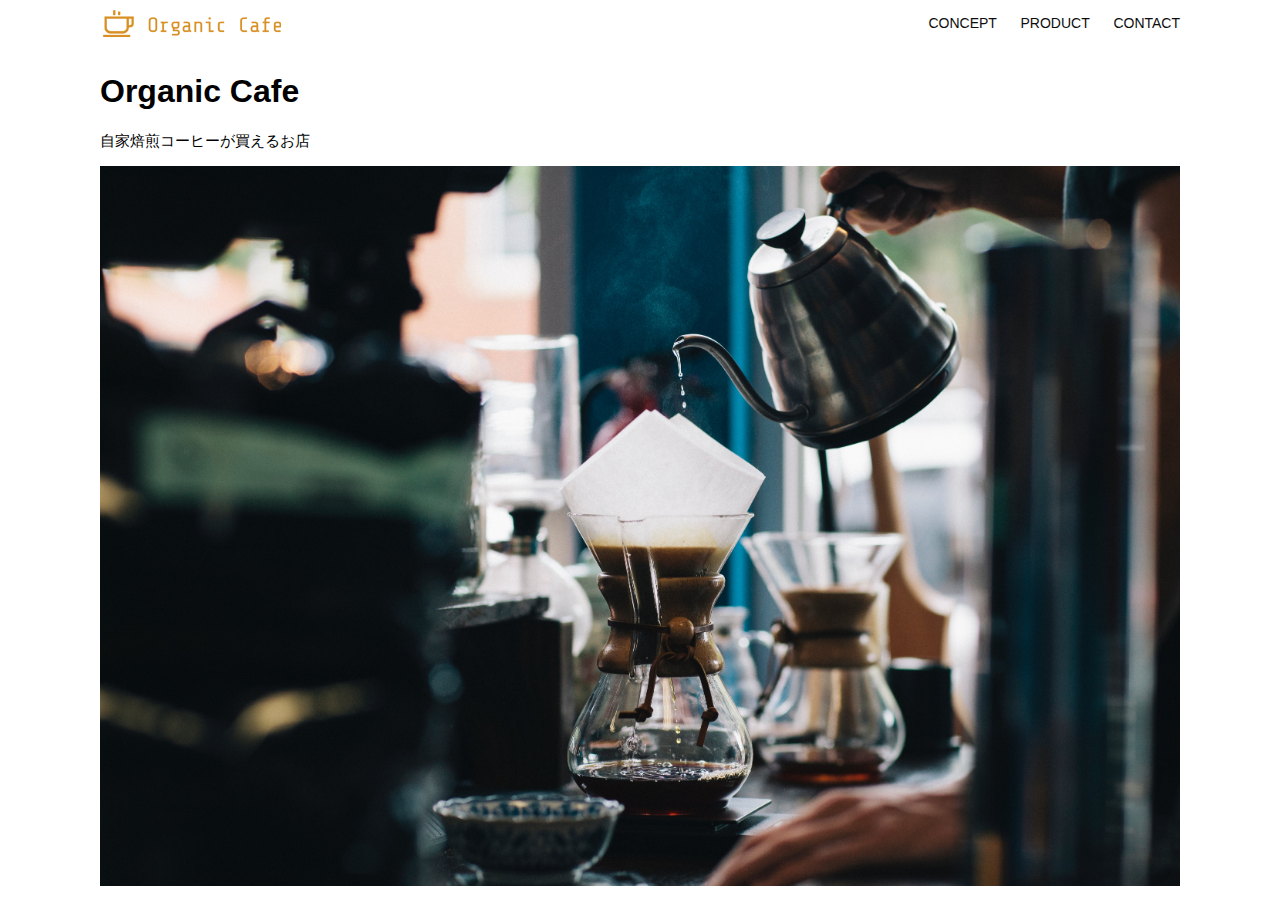
<file: html-css-kadai_013/index.html>
<!DOCTYPE html>
<html>
  <head>
    <title>Organic Cafe</title>
    <meta charset="UTF-8" />
    <meta
      name="description"
      content="自家焙煎のコーヒーがお家で楽しめるOrganic Cafe"
    />
    <meta name="viewport" content="width=device-width, initial-scale=1.0" />
    <link rel="stylesheet" href="style.css" />
  </head>
  <body>
    <!-- ヘッダー -->
    <header>
      <!-- ロゴ -->
      <a href="index.html" id="logo"
        ><img src="images/logo.png" alt="トップページに戻る"
      /></a>

      <!-- PC用ナビゲーション -->
      <nav id="nav-pc">
        <a href="index.html#concept">CONCEPT</a>
        <a href="index.html#product">PRODUCT</a>
        <a href="index.html#contact">CONTACT</a>
      </nav>
      <!-- スマホ用メニューボダン -->
      <img id="menu-sp" src="images/button-menu.png" alt="ナビゲーションを開く" onclick="document.getElementById('nav-sp').style.display = 'block'">
      <!-- スマホ用ナビゲーション -->
      <nav id="nav-sp">
        <img id="close" src="images/button-close.png" alt="ナビゲーションを閉じる" onclick="document.getElementById('nav-sp').style.display = 'none'">
        <a id="logo-sp" href="index.html" onclick="document.getElementById('nav-sp').style.display = 'none'">
        <img src="images/logo-sp.png" alt="トップページに戻る"></a>
        <a class="menu" href="index.html#concept" onclick="document.getElementById('nav-sp').style.display = 'none'">CONCEPT</a>
        <a class="menu" href="index.html#product" onclick="document.getElementById('nav-sp').style.display = 'none'">PRODUCT</a>
        <a class="menu" href="index.html#contact" onclick="document.getElementById('nav-sp').style.display = 'none'">CONTACT</a>
      </nav>

    </header>
    <main>
      <article>
        <!-- メインビジュアル -->
        <section id="main-visual">
          <div id="main-message">
            <h1>Organic Cafe</h1>
            <p>自家焙煎コーヒーが買えるお店</p>
          </div>
          <img
            src="images/main-image.jpg"
            alt="コーヒーをハンドドリップで淹れる画像"
          />
        </section>
      </article>
    </main>
  </body>
</html>
</file>
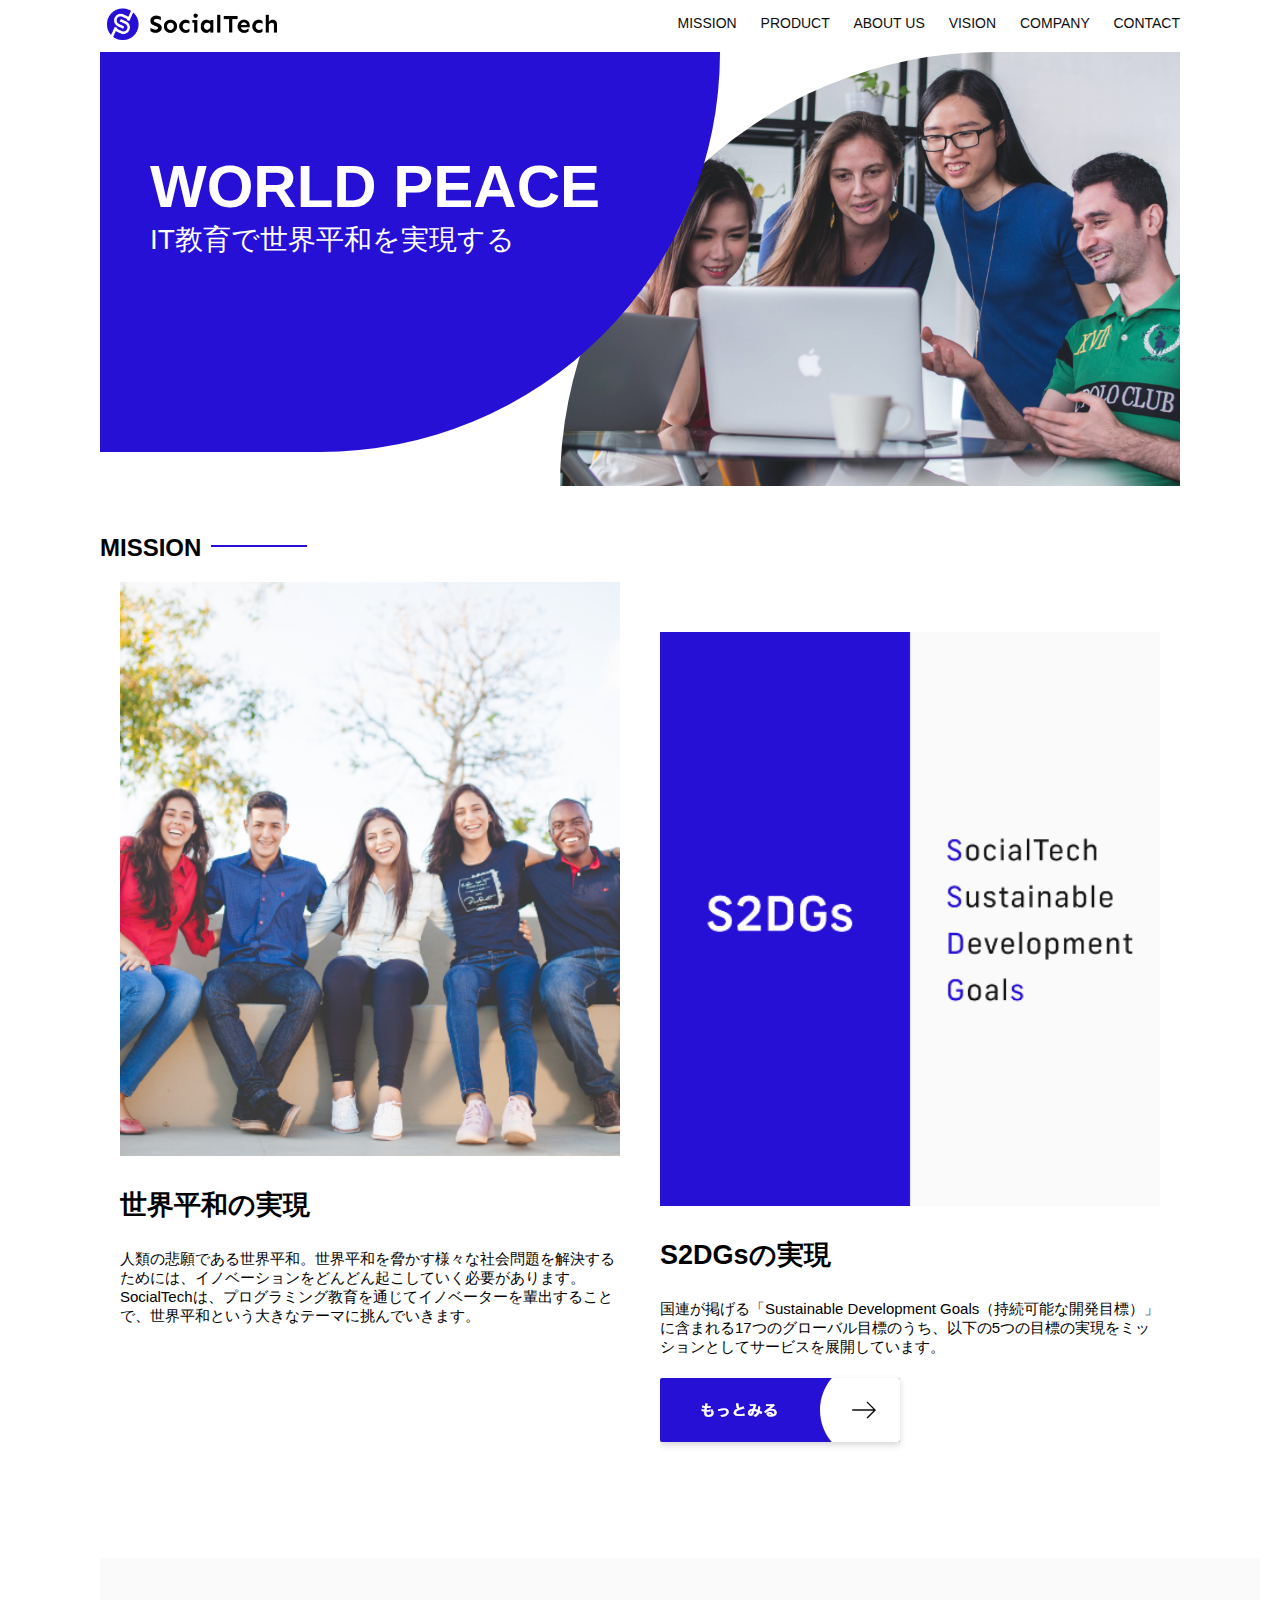
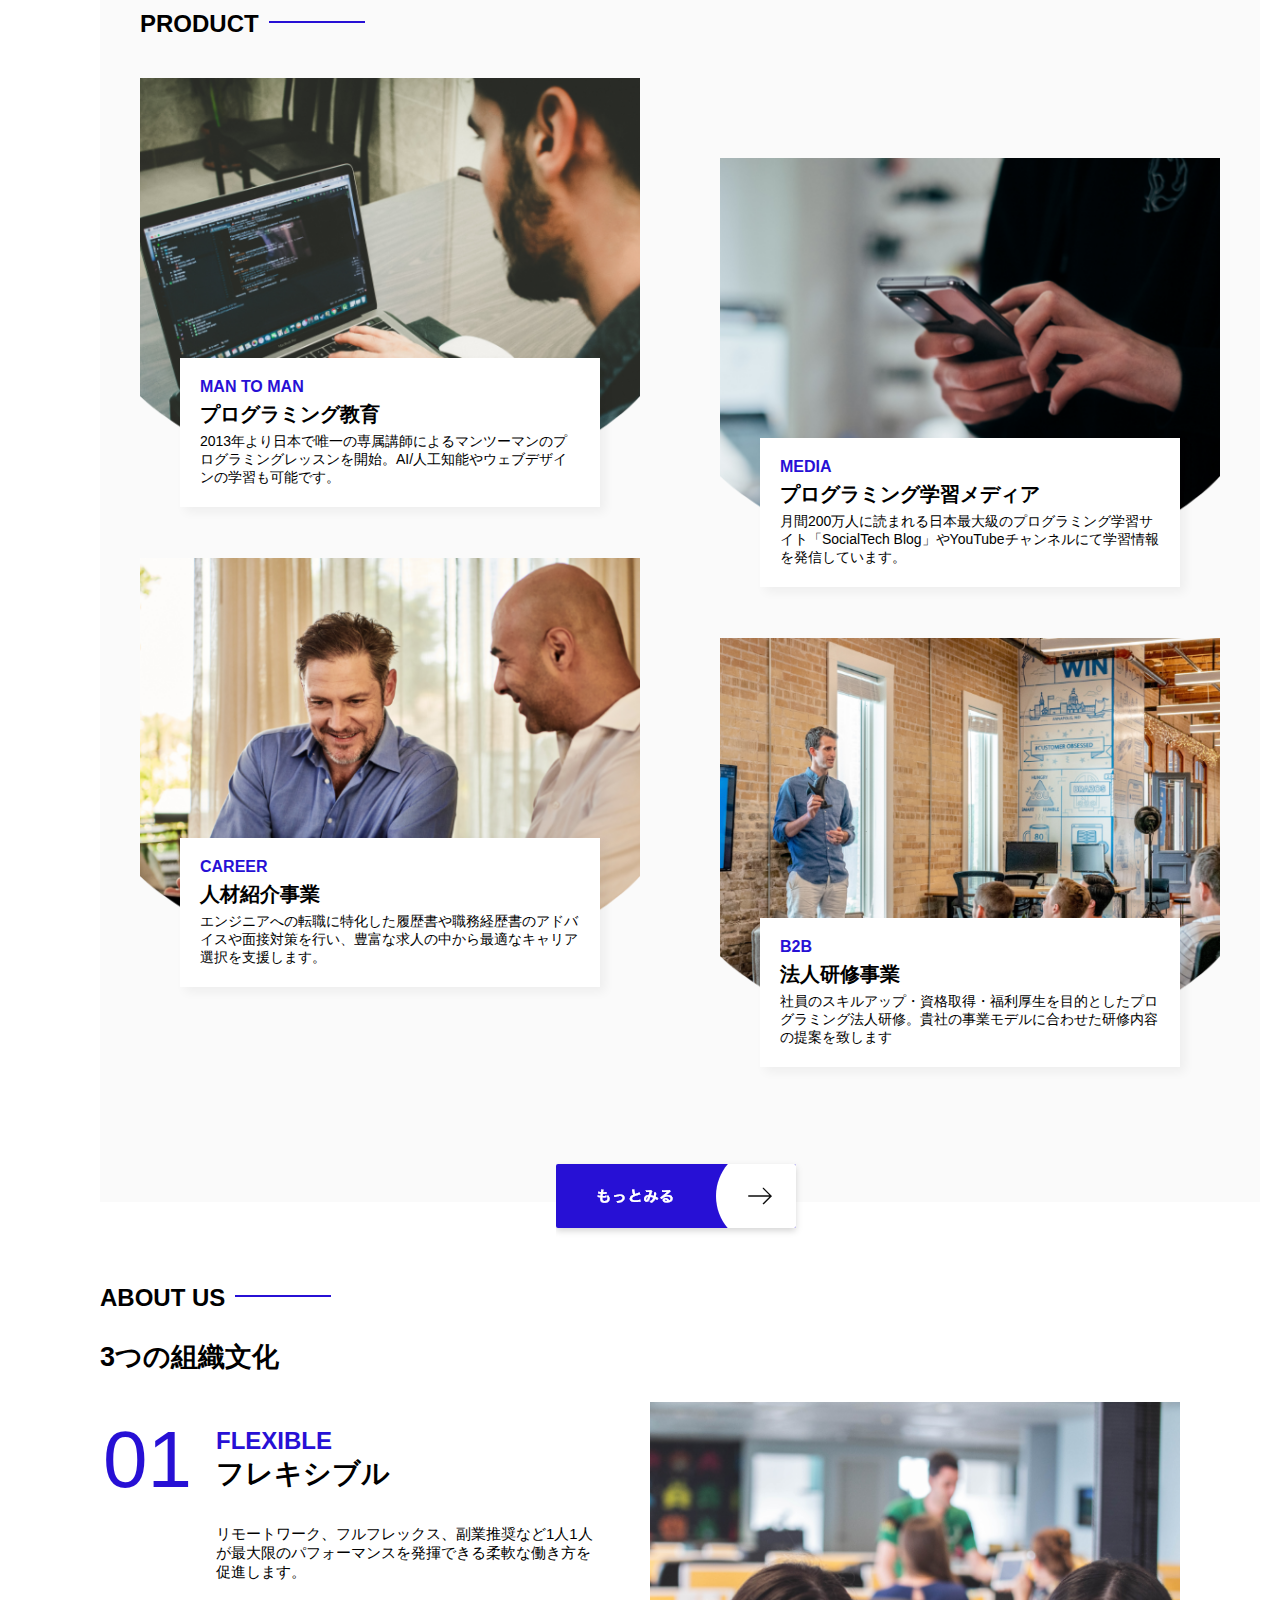
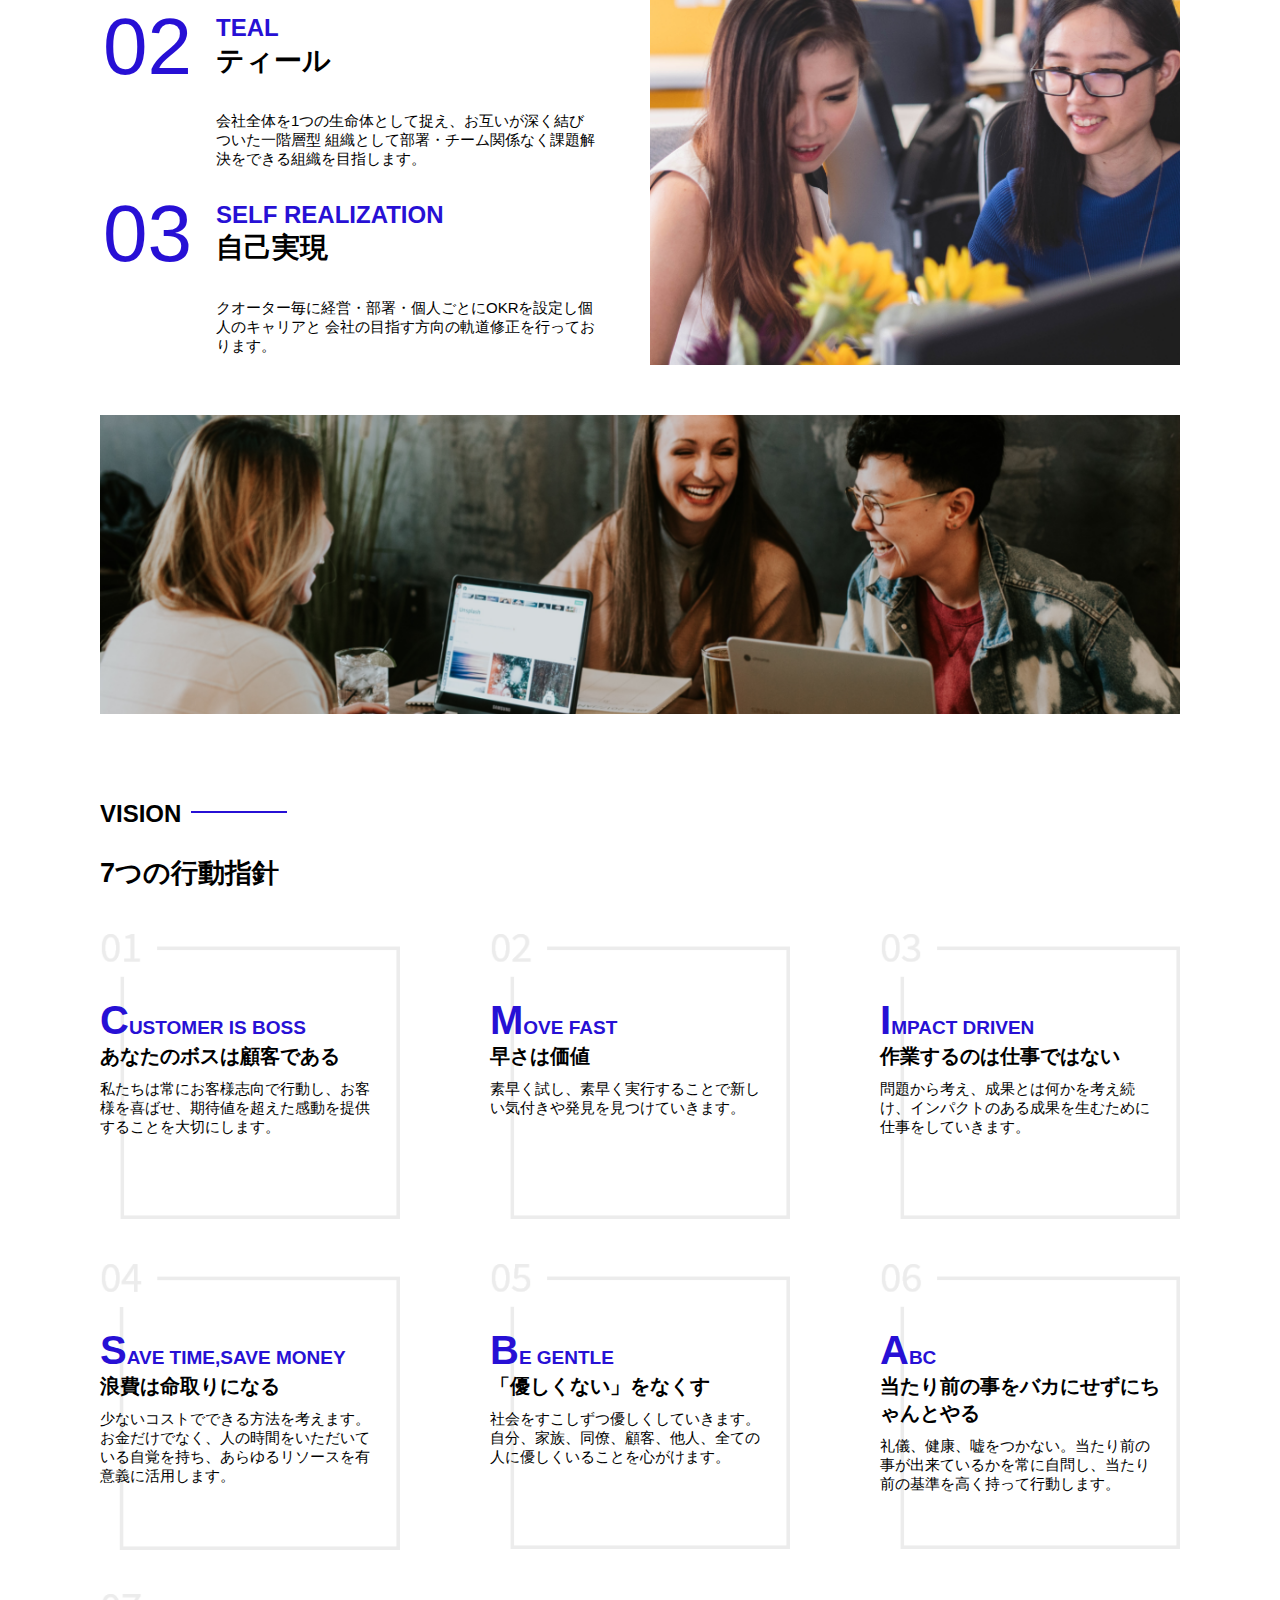
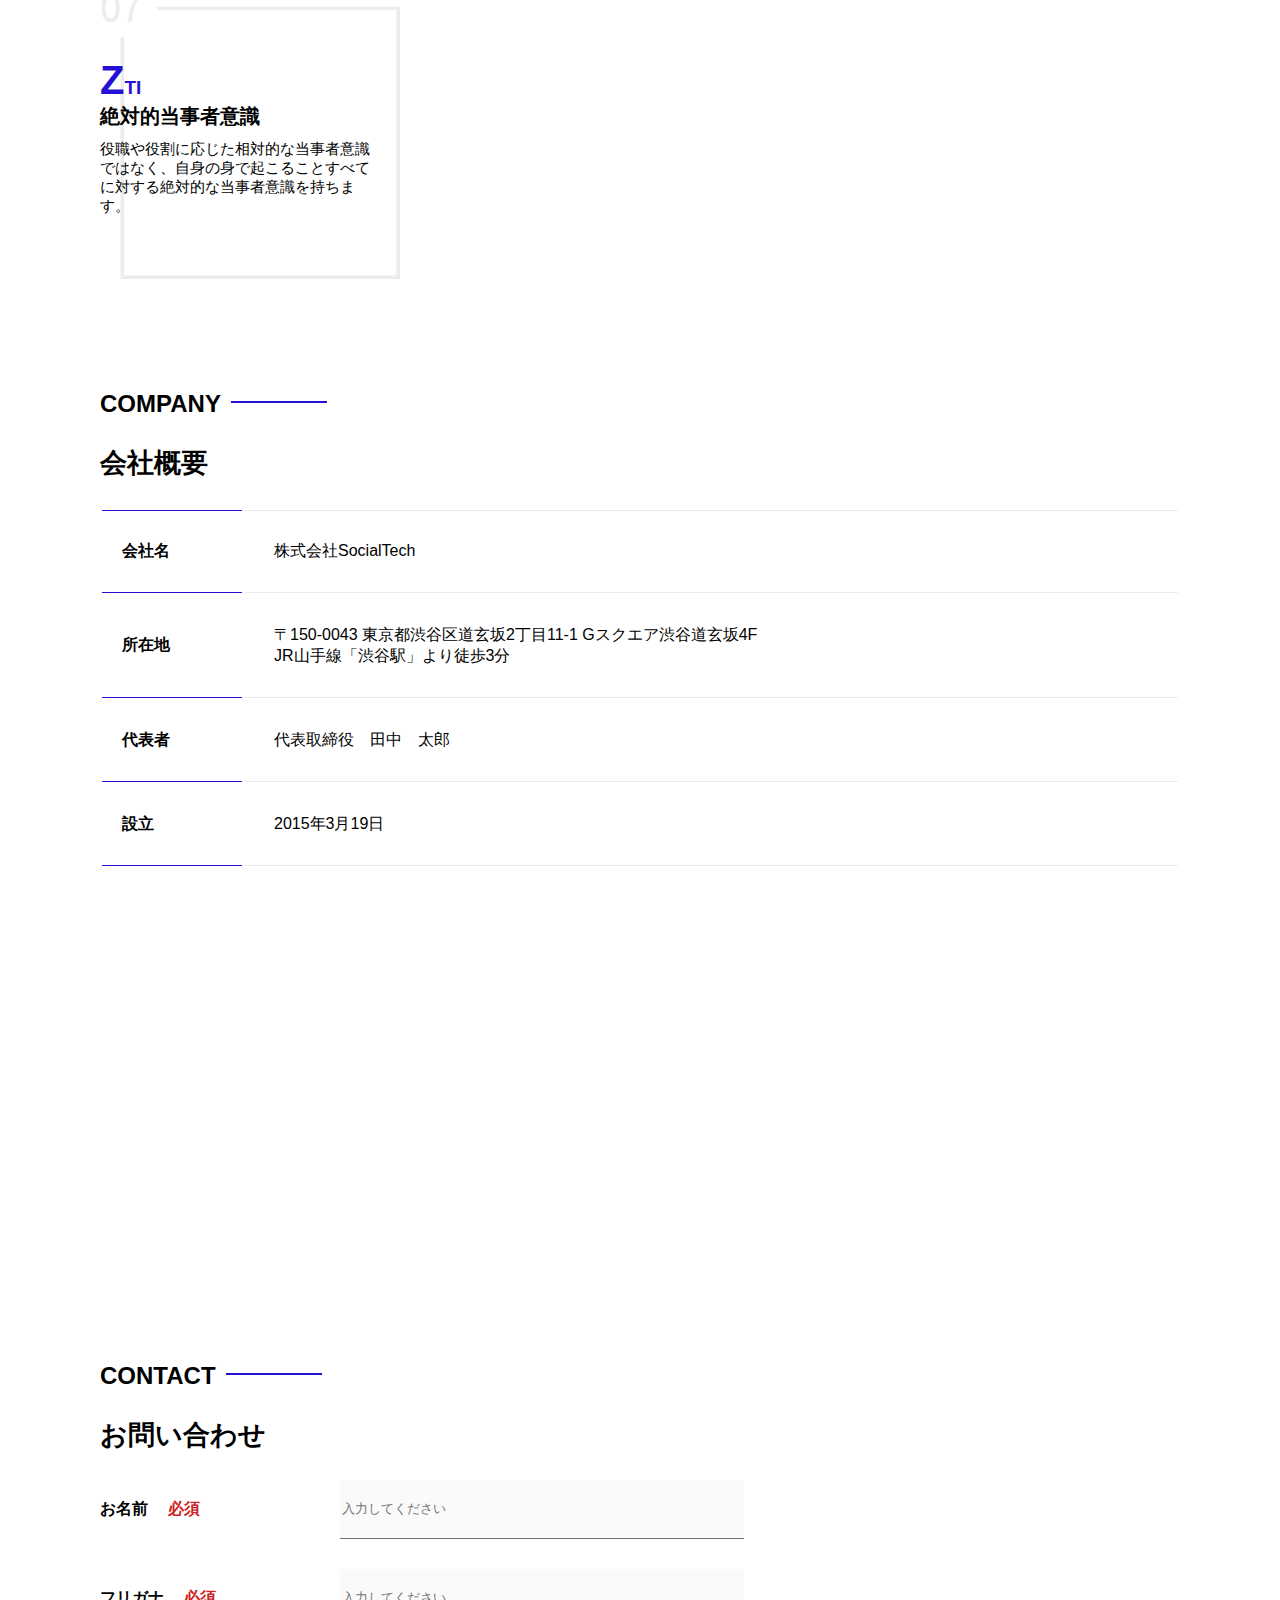
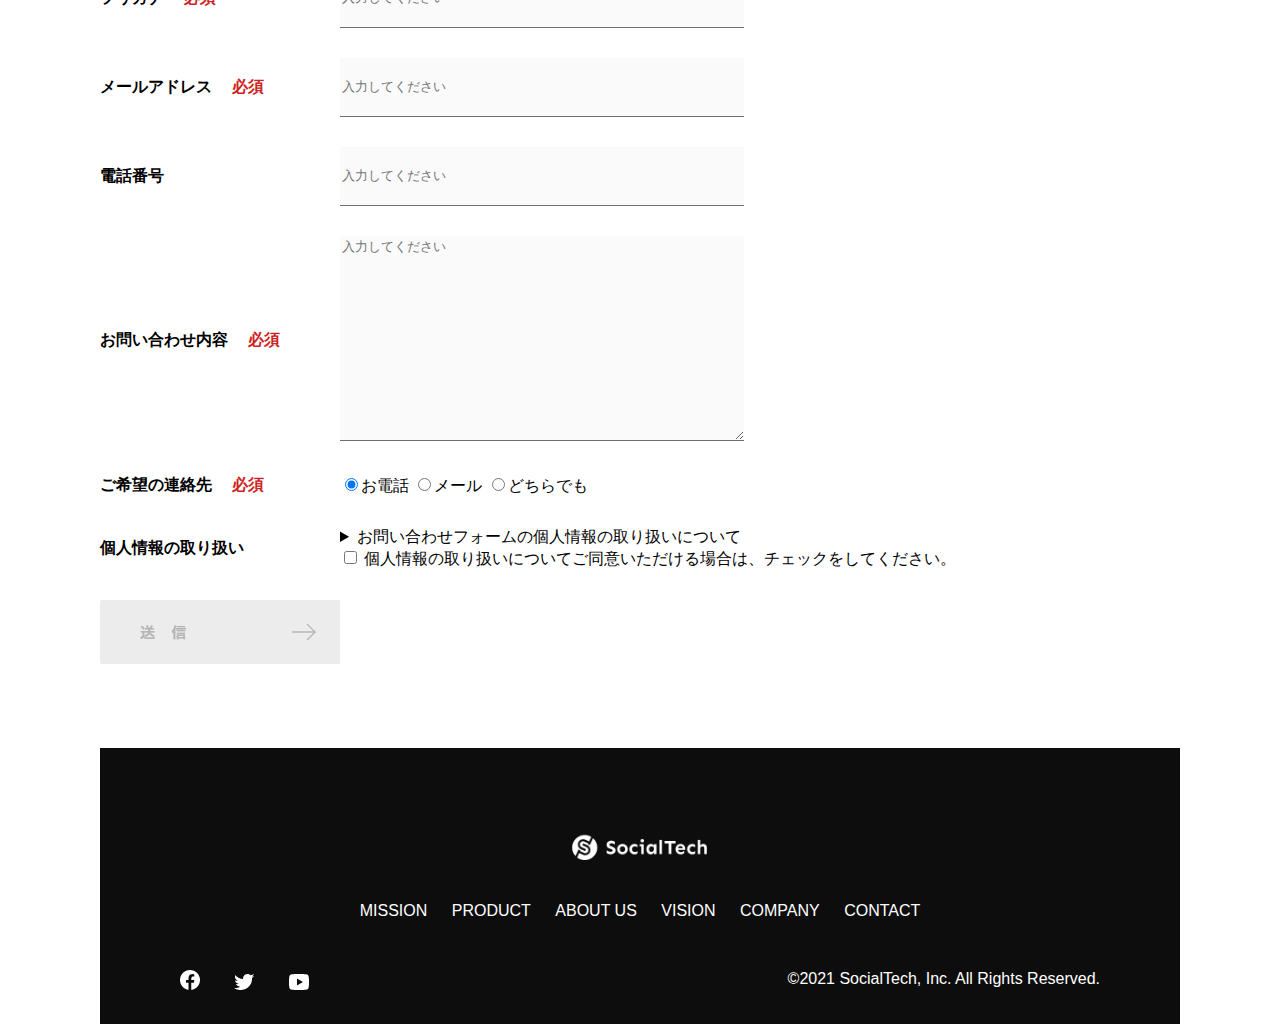
<file: kadai_tutorial_output/index.html>
<!DOCTYPE html>
<html>
  <head>
    <title>SocialTech</title>
    <meta charset="utf-8">
    <meta name="description" content="SocialTechはEdTech業界のリーディングカンパニーを目指します。">
    <meta name="viewport" content="width=device-width, initial-scale=1.0">
    <link rel="stylesheet" href="style.css">
  </head>
  <body>
    <!-- ヘッダー -->
    <header>
      <!-- ロゴ -->
      <a href="index.html" id="logo"><img src="images/logo.png" alt="トップページに戻る"></a>

      <!-- PC用ナビゲーション -->
      <nav id="nav-pc">
        <a href="mission.html">MISSION</a>
        <a href="product.html">PRODUCT</a>
        <a href="index.html#aboutus">ABOUT US</a>
        <a href="index.html#vision">VISION</a>
        <a href="index.html#company">COMPANY</a>
        <a href="index.html#contact">CONTACT</a>
      </nav>
      <!-- スマホ用メニューボタン -->
      <img id="menu-sp" src="images/button-menu.png" alt="ナビゲーションを開く" onclick="document.getElementById('nav-sp').style.display = 'block'">
      <!-- スマホ用ナビゲーション -->
      <nav id="nav-sp">
        <img id="close" src="images/button-close.png" alt="ナビゲーションを閉じる" onclick="document.getElementById('nav-sp').style.display = 'none'">
        <a id="logo-sp" href="index.html" onclick="document.getElementById('nav-sp').style.display = 'none'">
        <img src="images/logo-sp.png" alt="トップページに戻る"></a>
        <a class="menu" href="mission.html" onclick="document.getElementById('nav-sp').style.display = 'none'">MISSION</a>
        <a class="menu" href="product.html" onclick="document.getElementById('nav-sp').style.display = 'none'">PRODUCT</a>
        <a class="menu" href="index.html#aboutus" onclick="document.getElementById('nav-sp').style.display = 'none'">ABOUT US</a>
        <a class="menu" href="index.html#vision" onclick="document.getElementById('nav-sp').style.display = 'none'">VISION</a>
        <a class="menu" href="index.html#company" onclick="document.getElementById('nav-sp').style.display = 'none'">COMPANY</a>
        <a class="menu" href="index.html#contact" onclick="document.getElementById('nav-sp').style.display = 'none'">CONTACT</a>
        <div id="sns">
          <a href="https://www.facebook.com/sejuku2013"><img src="images/button-facebook.png" alt="Facebookのリンク"></a>
          <a href="https://twitter.com/samuraijuku"><img src="images/button-twitter.png" alt="Twitterのリンク"></a>
          <a href="https://www.youtube.com/channel/UCCFOQO5aDK0xXam4cUQXT8g"><img src="images/button-youtube.png" alt="YouTubeのリンク"></a>
        </div>
      </nav>
    </header>
    <main>
      <article>
        <!-- メインビジュアル -->
        <section id="main-visual">
          <div id="main-message">
            <h1>WORLD PEACE</h1>
            <p>IT教育で世界平和を実現する</p>
          </div>
          <img src="images/index/index-main.png" alt="PCの周りに集まる多国籍の仲間たち">
        </section>
        <!-- ミッション -->
        <section id="mission">
          <h2 class="index-h2">MISSION</h2>
          <div id="mission-flex">
            <div>
              <img id="mission-photo" src="images/index/index-mission.png" alt="屋外のベンチで写真を撮影する多国籍の仲間たち">
              <h3>世界平和の実現</h3>
              <p>
              人類の悲願である世界平和。世界平和を脅かす様々な社会問題を解決するためには、イノベーションをどんどん起こしていく必要があります。SocialTechは、プログラミング教育を通じてイノベーターを輩出することで、世界平和という大きなテーマに挑んでいきます。
              </p>
            </div>
            <div>
              <img id="s2dgs" src="images/index/s2dgs.png" alt="S2DGs">
              <h3>S2DGsの実現</h3>
              <p>国連が掲げる「Sustainable Development Goals（持続可能な開発目標）」に含まれる17つのグローバル目標のうち、以下の5つの目標の実現をミッションとしてサービスを展開しています。</p>
              <a href="mission.html">
              <img src="images/button-more.png" alt="もっとみる">
              </a>
            </div>
          </div>
        </section>
        <!-- プロダクト -->
        <section id="product">
          <h2 class="index-h2">PRODUCT</h2>
          <div>
            <div id="product-left">
              <div>
                <img class="product-photo" src="images/index/index-mantoman.png" alt="PCでコードを書く男性">
                <div class="product-explain">
                  <span>MAN TO MAN</span>
                  <h3>プログラミング教育</h3>
                  <p>2013年より日本で唯一の専属講師によるマンツーマンのプログラミングレッスンを開始。AI/人工知能やウェブデザインの学習も可能です。</p>
                </div>
              </div>
              <div>
                <img class="product-photo" src="images/index/index-career.png" alt="笑顔で話し合う2人の男性">
                <div class="product-explain">
                  <span>CAREER</span>
                  <h3>人材紹介事業</h3>
                  <p>エンジニアへの転職に特化した履歴書や職務経歴書のアドバイスや面接対策を行い、豊富な求人の中から最適なキャリア選択を支援します。</p>
                </div>
              </div>
            </div>
            <div id="product-right">
              <div>
                <img class="product-photo" src="images/index/index-media.png" alt="スマートフォンを操作する人">
                <div class="product-explain">
                  <span>MEDIA</span>
                  <h3>プログラミング学習メディア</h3>
                  <p>月間200万人に読まれる日本最大級のプログラミング学習サイト「SocialTech Blog」やYouTubeチャンネルにて学習情報を発信しています。</p>
                </div>
              </div>
              <div>
                <img class="product-photo" src="images/index/index-b2b.png" alt="講演中の男性とそれを聴く人々">
                <div class="product-explain">
                  <span>B2B</span>
                  <h3>法人研修事業</h3>
                  <p>社員のスキルアップ・資格取得・福利厚生を目的としたプログラミング法人研修。貴社の事業モデルに合わせた研修内容の提案を致します</p>
                </div>
              </div>
            </div>
          </div>
          <div>
            <a id="product-more" href="product.html">
              <img src="images/button-more.png" alt="もっとみる">
            </a>
          </div>
        </section>
        <!-- ABOUT US -->
        <section id="aboutus">
          <h2 class="index-h2">ABOUT US</h2>
          <h3>3つの組織文化</h3>
          <div>
            <table  class="culture-table">
              <tr>
                <td>
                  <span class="culture-num">01</span>
                </td>
                <td>
                  <span class="culture-en">FLEXIBLE</span>
                  <span class="culture-jp">フレキシブル</span>
                </td>
              </tr>
              <tr>
                <td>
                  <!-- 空のセル -->
                </td>
                <td>
                  <p class="culture-description">
                    リモートワーク、フルフレックス、副業推奨など1人1人が最大限のパフォーマンスを発揮できる柔軟な働き方を促進します。
                  </p>
                </td>
              </tr>
              <tr>
                <td>
                  <span class="culture-num">02</span>
                </td>
                <td>
                  <span class="culture-en">TEAL</span>
                  <span class="culture-jp">ティール</span>
                </td>
              </tr>
              <tr>
                <td>
                  <!-- 空のセル -->
                </td>
                <td>
                  <p class="culture-description">
                    会社全体を1つの生命体として捉え、お互いが深く結びついた一階層型
                    組織として部署・チーム関係なく課題解決をできる組織を目指します。
                  </p>
                </td>
              </tr>
              <tr>
                <td>
                  <span class="culture-num">03</span>
                </td>
                <td>
                  <span class="culture-en">SELF REALIZATION</span>
                  <span class="culture-jp">自己実現</span>
                </td>
              </tr>
              <tr>
                <td>
                  <!-- 空のセル -->
                </td>
                <td>
                  <p class="culture-description">
                    クオーター毎に経営・部署・個人ごとにOKRを設定し個人のキャリアと
                    会社の目指す方向の軌道修正を行っております。
                  </p>
                </td>
              </tr>
            </table>
              <img class="culture-img" src="images/index/index-aboutus1.png" alt="笑顔で話し合う2人の女性">
          </div>
            <img class="culture-img2" src="images/index/index-aboutus2.png" alt="笑顔で話し合う3人の男女">
        </section>
        <!-- VISION -->
        <section id="vision">
          <h2 class="index-h2">VISION</h2>
          <h3>7つの行動指針</h3>
          <div>
            <div class="vision-box">
              <img src="images/index/vision-01.png" alt="01">
              <span>
                <h4>CUSTOMER IS BOSS</h4>
                <h5>あなたのボスは顧客である</h5>
                <p>私たちは常にお客様志向で行動し、お客様を喜ばせ、期待値を超えた感動を提供することを大切にします。</p>
              </span>
            </div>
            <div class="vision-box">
              <img src="images/index/vision-02.png" alt="02">
              <span>
                <h4>MOVE FAST</h4>
                <h5>早さは価値</h5>
                <p>素早く試し、素早く実行することで新しい気付きや発見を見つけていきます。</p>
              </span>
            </div>
            <div class="vision-box">
              <img src="images/index/vision-03.png" alt="03">
              <span>
                <h4>IMPACT DRIVEN</h4>
                <h5>作業するのは仕事ではない</h5>
                <p>問題から考え、成果とは何かを考え続け、インパクトのある成果を生むために仕事をしていきます。</p>
              </span>
            </div>
            <div class="vision-box">
              <img src="images/index/vision-04.png" alt="04">
              <span>
                <h4>SAVE TIME,SAVE MONEY</h4>
                <h5>浪費は命取りになる</h5>
                <p>少ないコストでできる方法を考えます。お金だけでなく、人の時間をいただいている自覚を持ち、あらゆるリソースを有意義に活用します。</p>
              </span>
            </div>
            <div class="vision-box">
              <img src="images/index/vision-05.png" alt="05">
              <span>
                <h4>BE GENTLE</h4>
                <h5>「優しくない」をなくす</h5>
                <p>社会をすこしずつ優しくしていきます。自分、家族、同僚、顧客、他人、全ての人に優しくいることを心がけます。</p>
              </span>
            </div>
            <div class="vision-box">
              <img src="images/index/vision-06.png" alt="06">
              <span>
                <h4>ABC</h4>
                <h5>当たり前の事をバカにせずにちゃんとやる</h5>
                <p>礼儀、健康、嘘をつかない。当たり前の事が出来ているかを常に自問し、当たり前の基準を高く持って行動します。</p>
              </span>
            </div>
            <div class="vision-box">
              <img src="images/index/vision-07.png" alt="07">
              <span>
                <h4>ZTI</h4>
                <h5>絶対的当事者意識</h5>
                <p>役職や役割に応じた相対的な当事者意識ではなく、自身の身で起こることすべてに対する絶対的な当事者意識を持ちます。</p>
              </span>
            </div>
          </div>
        </section>
        <!-- COMPANY -->
        <section id="company">
          <h2 class="index-h2">COMPANY</h2>
          <h3>会社概要</h3>
            <table id="company-table">
              <tr>
                <th class="tableheader-first">会社名</th>
                <td class="cell-first">株式会社SocialTech</td>
              </tr>
              <tr>
                <th class="tableheader">所在地</th>
                <td class="cell">〒150-0043 東京都渋谷区道玄坂2丁目11-1 Gスクエア渋谷道玄坂4F<br>JR山手線「渋谷駅」より徒歩3分</td>
              </tr>
              <tr>
                <th class="tableheader">代表者</th>
                <td class="cell">代表取締役　田中　太郎</td>
              </tr>
              <tr>
                <th class="tableheader">設立</th>
                <td class="cell">2015年3月19日</td>
              </tr>
            </table>
            <iframe
              src="https://www.google.com/maps/embed?pb=!1m18!1m12!1m3!1d3241.7759544892483!2d139.69399665123464!3d35.65789123876098!2m3!1f0!2f0!3f0!3m2!1i1024!2i768!4f13.1!3m3!1m2!1s0x60188caa0042e8d1%3A0xba130bea826a7aa2!2z44CSMTUwLTAwNDMg5p2x5Lqs6YO95riL6LC35Yy66YGT546E5Z2C77yS5LiB55uu77yR77yR4oiS77yR!5e0!3m2!1sja!2sjp!4v1636872991912!5m2!1sja!2sjp"
              style="border:0;" allowfullscreen="" loading="lazy">
            </iframe>
        </section>
        <!-- お問い合わせフォーム -->
        <section id="contact">
          <h2 class="index-h2">CONTACT</h2>
          <h3>お問い合わせ</h3>
          <!-- STATIC FORMSのフォームタグ -->
          <form action="https://api.staticforms.xyz/submit" method="post">
              <input type="text" name="honeypot" style="display:none">
              <!-- STATIC FORMSのアクセスキー -->
              <input type="hidden" name="accessKey" value="ffd1d0de-efdd-4cc8-b6e7-bba2eef5ddd1">
              <!--メールのタイトル-->
              <input type="hidden" name="subject" value="お問い合わせフォーム" />
              <!--送信先のメールアドレスをvalueに設定する-->
              <input type="hidden" name="replyTo" value="ribate.com@gmail.com">
              <!--redirectToのURLは公開後のURLへリンクする-->
              <input type="hidden" name="redirectTo" value="">
            <div>
              <div class="contact-heading">
                <label class="contact-label">お名前<span class="contact-span">必須</span></label>
              </div>
              <div>
                <input type="text" name="name" placeholder="入力してください" class="contact-textbox">
              </div>
            </div>
            <div>
              <div class="contact-heading">
                <label class="contact-label">フリガナ<span class="contact-span">必須</span></label>
              </div>
              <div>
                <input type="text" name="hurigana" placeholder="入力してください" class="contact-textbox">
              </div>
            </div>
            <div>
              <div class="contact-heading">
                <label class="contact-label">メールアドレス<span class="contact-span">必須</span></label>
              </div>
              <div>
                <input type="text" name="email" placeholder="入力してください" class="contact-textbox">
              </div>
            </div>
            <div>
              <div class="contact-heading">
                <label class="contact-label">電話番号</label>
              </div>
              <div>
                <input type="text" name="tel" placeholder="入力してください" class="contact-textbox">
              </div>
            </div>
            <div>
              <div class="contact-heading">
                <label class="contact-label">お問い合わせ内容<span class="contact-span">必須</span></label>
              </div>
              <div>
                <textarea class="contact-textarea" placeholder="入力してください" name="message"></textarea>
              </div>
            </div>
            <div>
              <div class="contact-heading">
                <label class="contact-label">ご希望の連絡先<span class="contact-span">必須</span></label>
              </div>
              <div>
                <input class="radiobutton" type="radio" value="tel" name="contact" checked><label>お電話</label>
                <input class="radiobutton" type="radio" value="mail" name="contact"><label>メール</label>
                <input class="radiobutton" type="radio" value="both" name="contact"><label>どちらでも</label>
              </div>
            </div>
            <div>
              <div class="contact-heading">
                <label class="contact-label">個人情報の取り扱い</label>
              </div>
              <div>
                <details>
                  <summary>お問い合わせフォームの個人情報の取り扱いについて</summary>
                 <div>
                   <span>１．組織の名称又は氏名</span><br>
                   株式会社SocialTech<br><br>
                   <span>２．個人情報保護管理者（若しくはその代理人）の氏名又は職名、所属及び連絡先
                     鈴木 一郎 コーポレート部</span><br>
                   メールアドレス：support@socialtech.net<br>
                   TEL：03-xxxx-xxxx<br>
                   <span>３．個人情報の利用目的</span><br>
                   ・本サービス及び本サービスに関連する情報の提供又はそれらに関する連絡のため<br>
                   ・ユーザーの本人確認のため<br>
                   ・当社サービスのご案内のため<br>
                   ・当社の商品等の広告または宣伝（電子メールによるものを含むものとします。）<br><br>
                   <span>４．個人情報の取り扱い業務の委託</span><br>
                   個人情報の取扱業務の全部または一部を外部に業務委託する場合があります。<br>
                   その際、弊社は、個人情報を適切に保護できる管理体制を敷き実行していることを条件として<br>
                   委託先を厳選したうえで、機密保持契約を委託先と締結し、お客様の個人情報を厳密に管理させます。<br><br>
                   <span>５．個人情報の開示等の請求</span><br>
                   お客様は、弊社に対してご自身の個人情報の開示等（利用目的の通知、開示、内容の訂正・追加・削除、利用の停止または消去、第三者への提供の停止）に関して、当社問合わせ窓口に申し出ることができます。<br>
                   その際、弊社はお客様ご本人を確認させていただいたうえで、合理的な期間内に対応いたします。<br><br>
                   なお、個人情報に関する弊社問合わせ先は、次の通りです。<br><br>
                   株式会社SocialTech　個人情報問合せ窓口<br>
                   〒150-0043　東京都渋谷区道玄坂2丁目11-1 Ｇスクエア渋谷道玄坂 4F<br>
                   メールアドレス：support@socialtech.net　TEL：03-xxxx-xxxx<br><br>
                   <span>６．個人情報を提供されることの任意性について</span><br><br>
                   お客様がご自身の個人情報を弊社に提供されるか否かは、お客様のご判断によりますが、もしご提供されない場合には、適切なサービスが提供できない場合がありますので予めご了承ください。
                 </div>
                </details>
                <input type="checkbox" name="agree">
                <span>個人情報の取り扱いについてご同意いただける場合は、チェックをしてください。</span>
              </div>
            </div>
            <input type="image" value="Submit" src="images/button-submit.png" alt="送信する">
          </form>
        </section>
      </article>
      <footer>
        <div id="footer-logo">
          <img src="images/logo-sp.png" alt="SocialTech">
        </div>
        <div id="footer-link">
          <a href="mission.html">MISSION</a>
          <a href="product.html">PRODUCT</a>
          <a href="index.html#aboutus">ABOUT US</a>
          <a href="index.html#vision">VISION</a>
          <a href="index.html#company">COMPANY</a>
          <a href="index.html#contact">CONTACT</a>
        </div>
        <div id="sns-footer">
          <a href="https://www.facebook.com/sejuku2013"><img src="images/button-facebook.png" alt="Facebookのリンク"></a>
          <a href="https://twitter.com/samuraijuku"><img src="images/button-twitter.png" alt="Twitterのリンク"></a>
          <a href="https://www.youtube.com/channel/UCCFOQO5aDK0xXam4cUQXT8g"><img src="images/button-youtube.png" alt="YouTubeのリンク"></a>
          <span id="copyright">&copy;2021 SocialTech, Inc. All Rights Reserved. </span>
        </div>
      </footer>
    </main>
  </body>
</html>
</file>
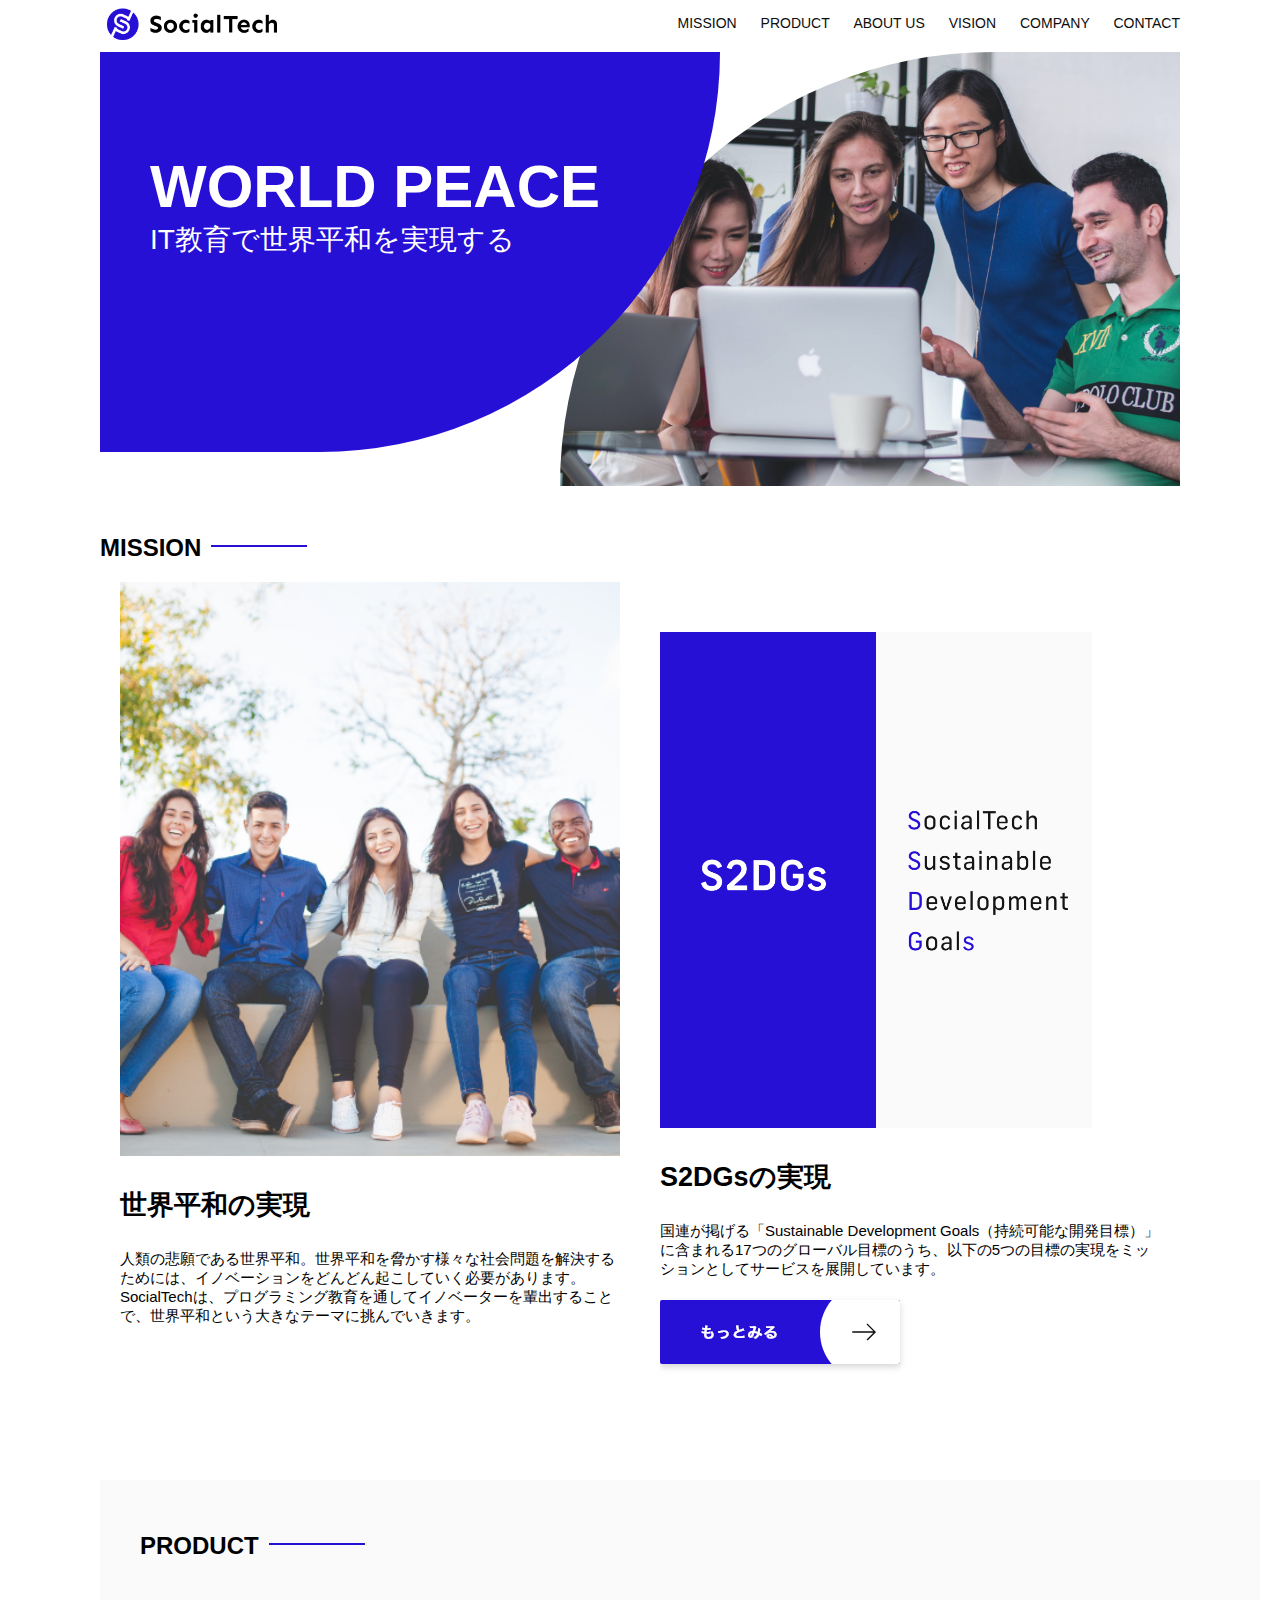
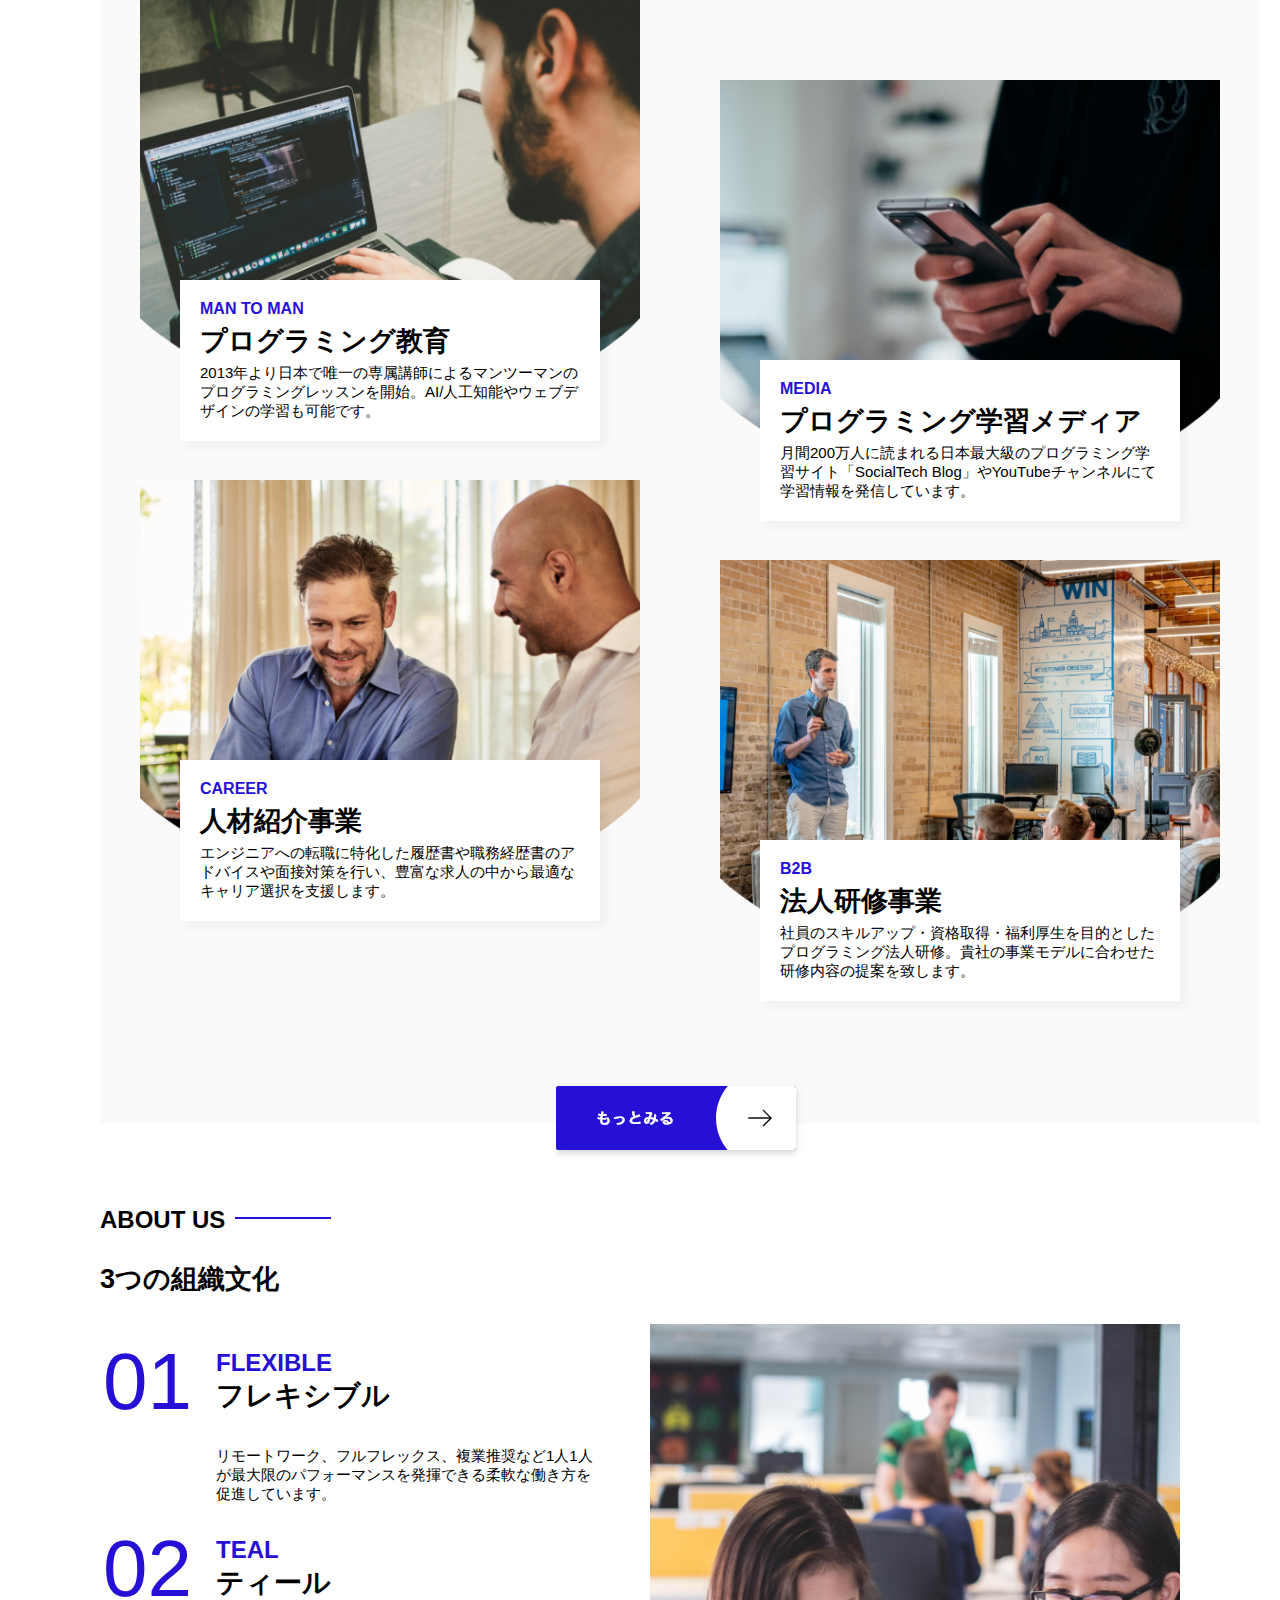
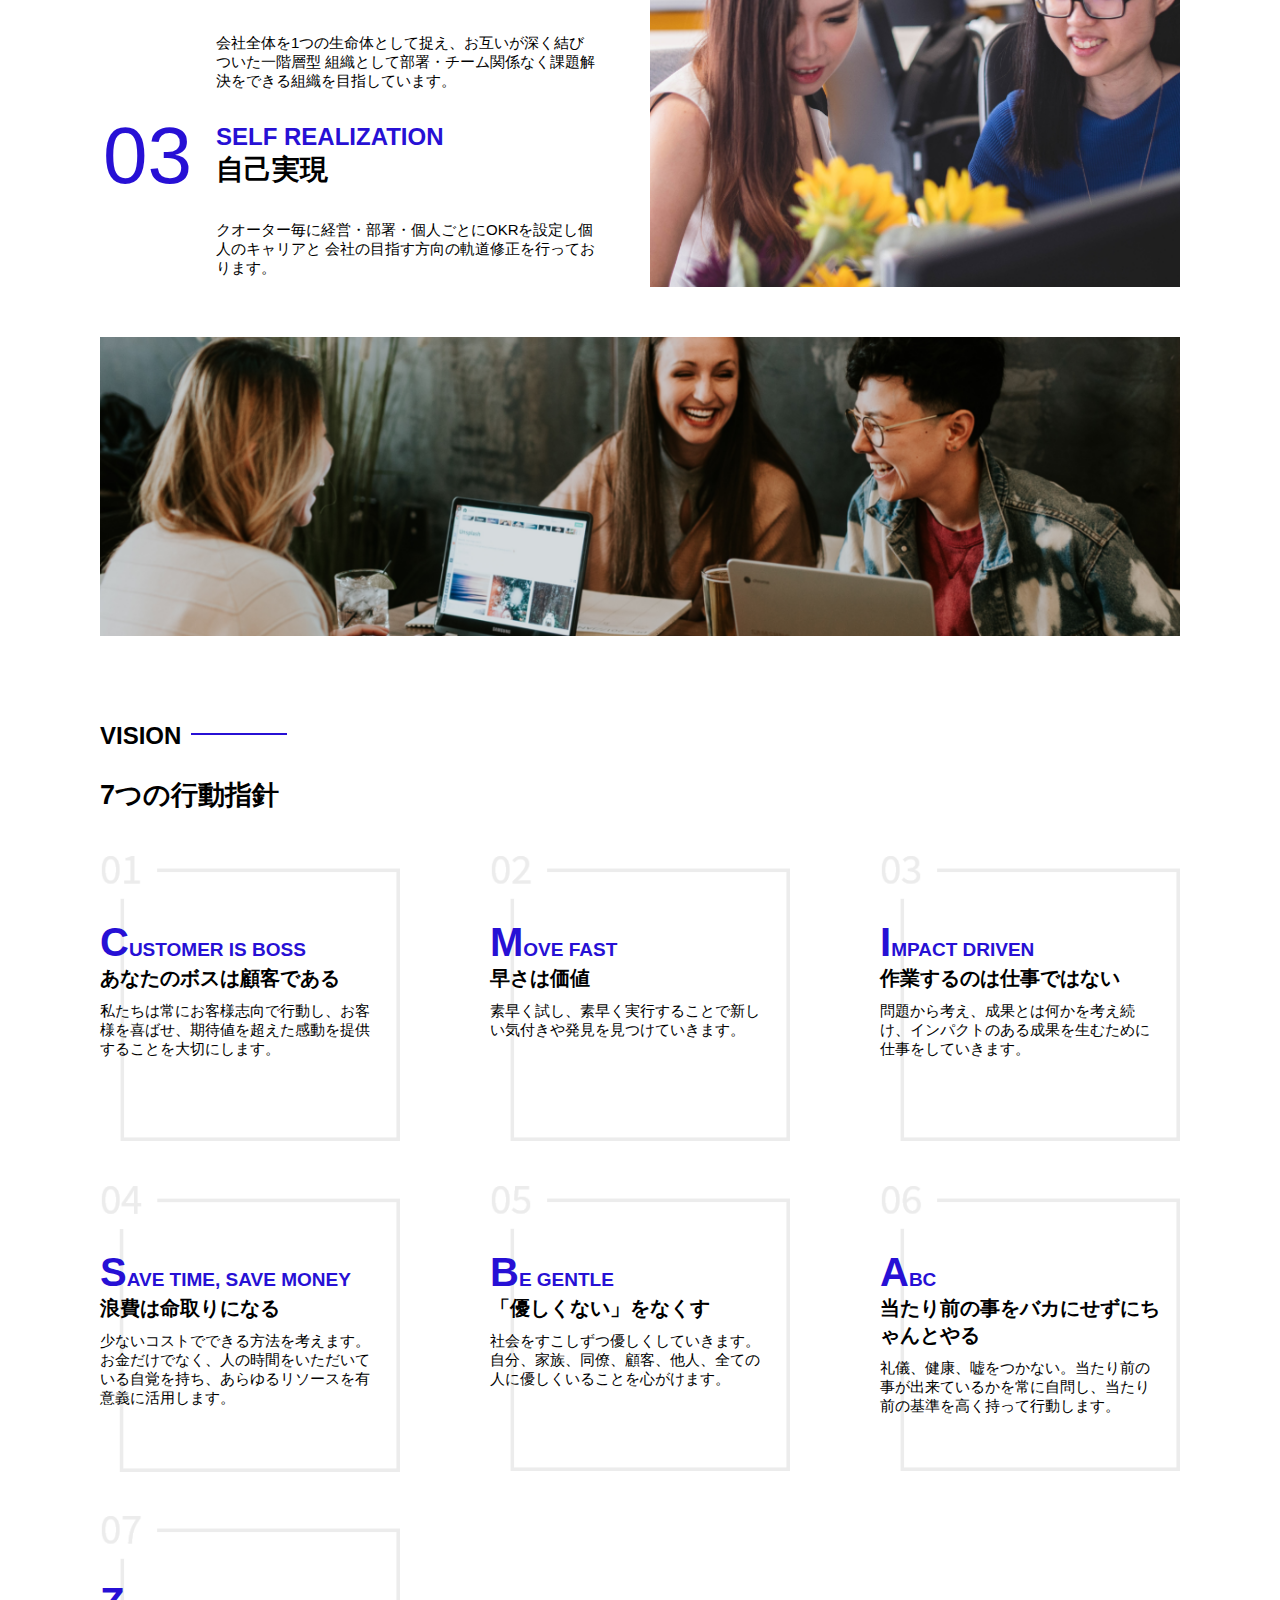
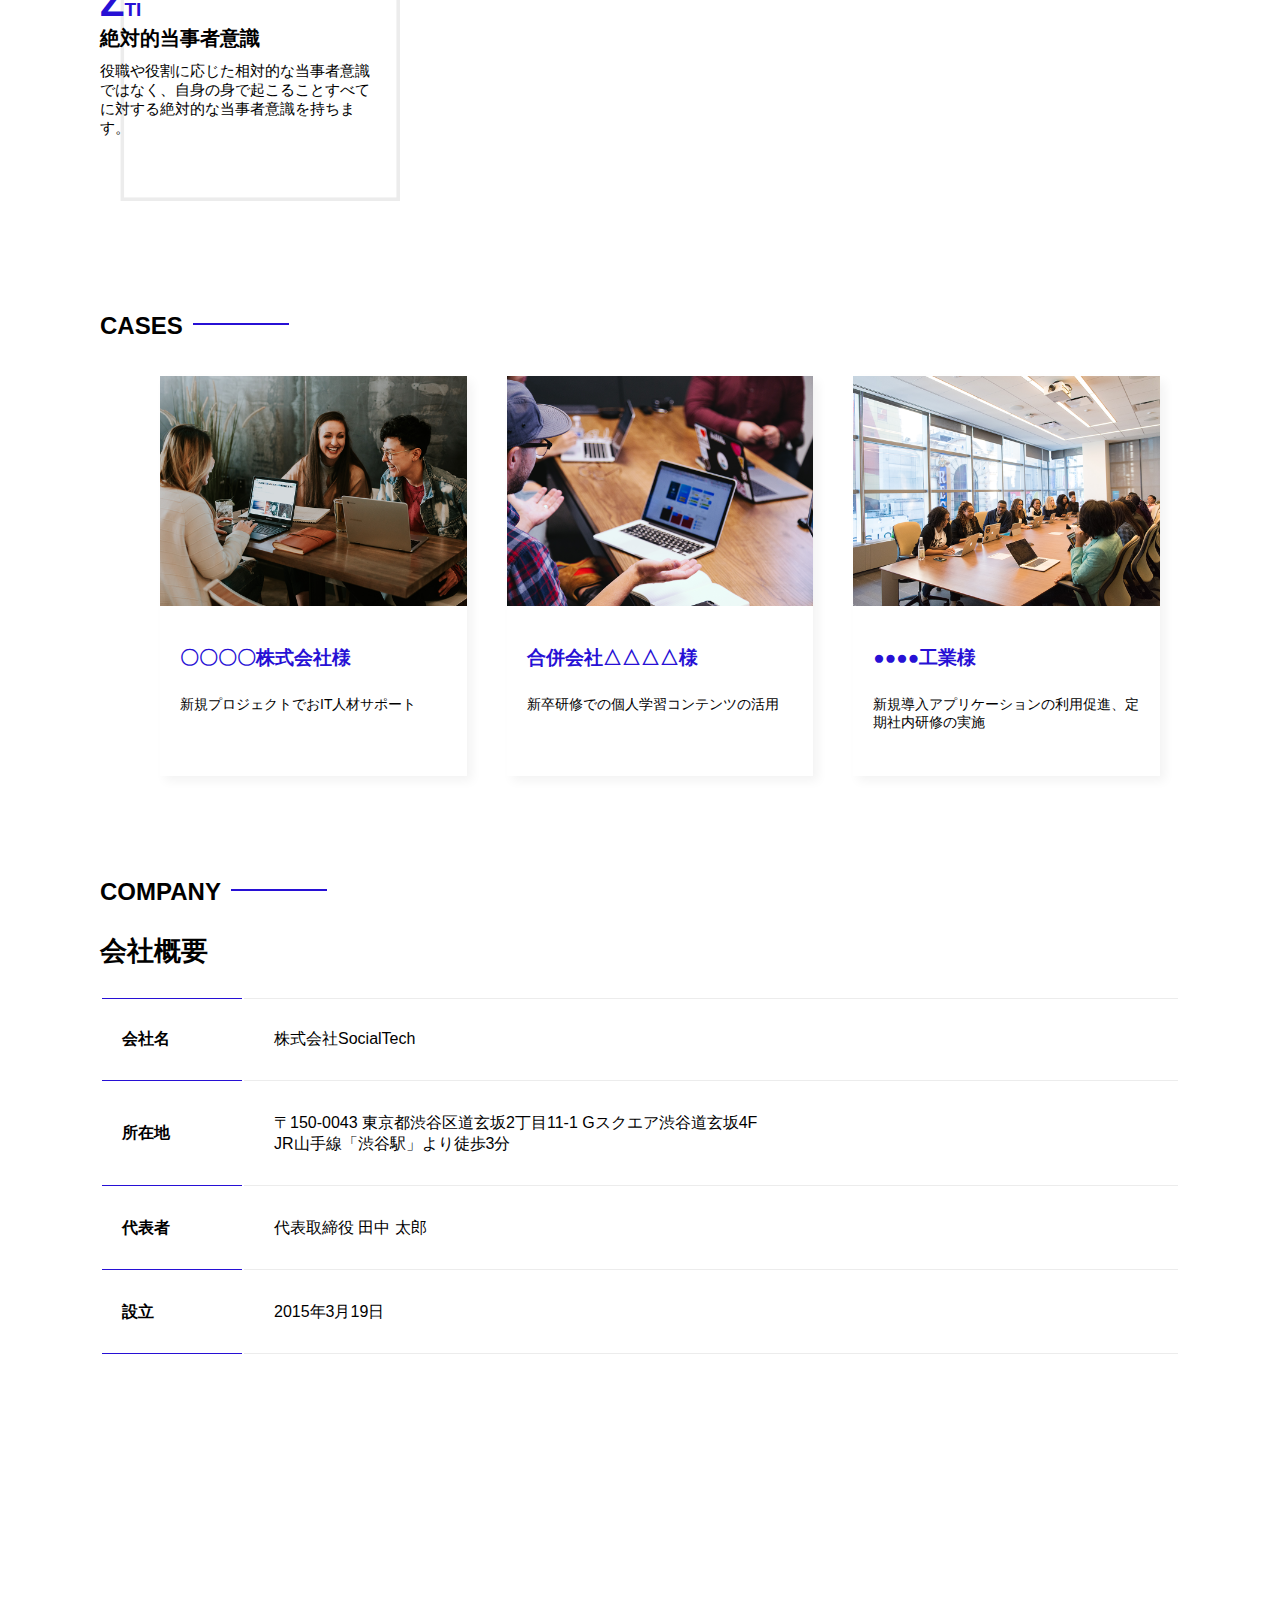
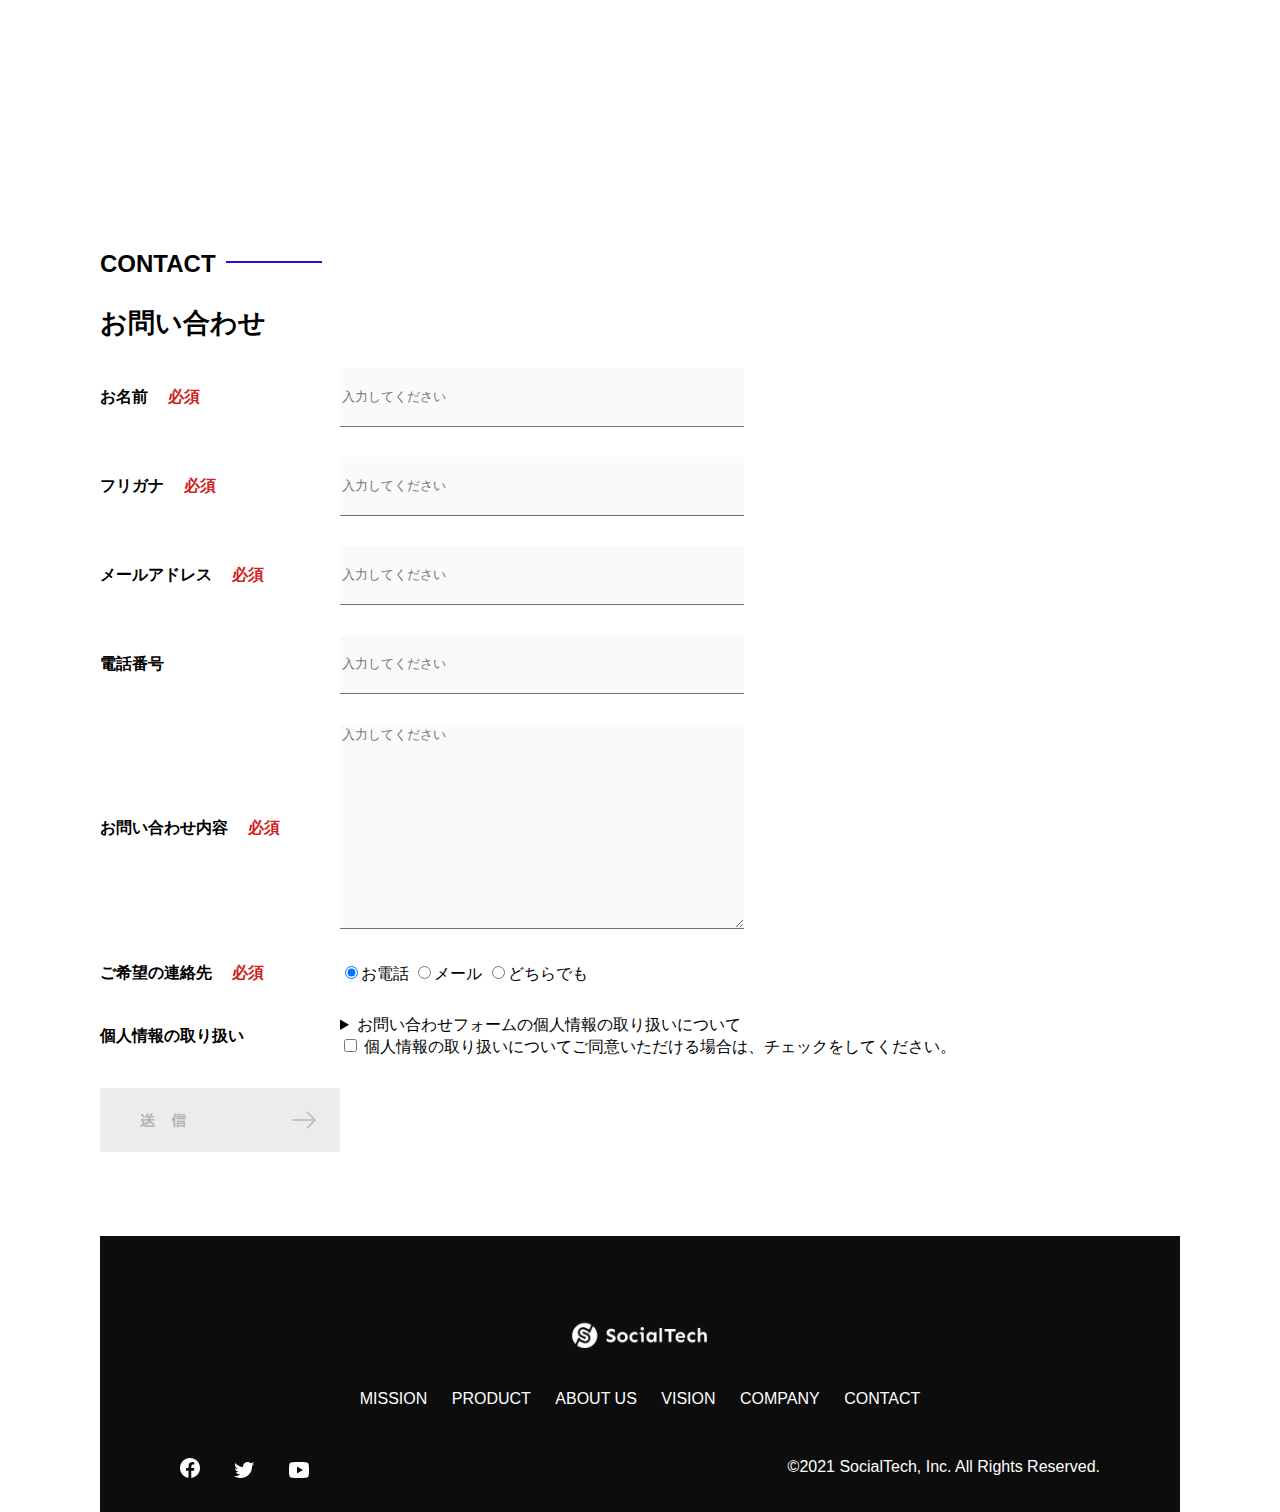
<file: socialtech-kadai_012/index.html>
<!DOCTYPE html>
<html>
  <head>
    <title>SocialTech</title>
    <meta charset="UTF-8" />
    <meta
      name="description"
      content="SocialTechはEdTech業界のリーディングカンパニーを目指します。"
    />
    <meta name="viewport" content="width=device-width, initial-scale=1.0" />
    <link rel="stylesheet" href="style.css" />
  </head>
  <body>
    <!-- ヘッダー -->
    <header>
      <!-- ロゴ -->
      <a href="index.html" id="logo"
        ><img src="images/logo.png" alt="トップページに戻る"
      /></a>

      <!-- PC用ナビゲーション -->
      <nav id="nav-pc">
        <a href="mission.html">MISSION</a>
        <a href="product.html">PRODUCT</a>
        <a href="index.html#aboutus">ABOUT US</a>
        <a href="index.html#vision">VISION</a>
        <a href="index.html#company">COMPANY</a>
        <a href="index.html#contact">CONTACT</a>
      </nav>
    </header>
    <main>
      <article>
        <!-- メインビジュアル -->
        <section id="main-visual">
          <div id="main-message">
            <h1>WORLD PEACE</h1>
            <p>IT教育で世界平和を実現する</p>
          </div>
          <img
            src="images/index/index-main.png"
            alt="PCの周りに集まる多国籍の仲間たち"
          />
        </section>
        <!--ミッション-->
        <section id="mission">
          <h2 class="index-h2">MISSION</h2>
          <div id="mission-flex">
            <div>
              <img
                id="mission-photo"
                src="images/index/index-mission.png"
                alt="屋外のベンチで写真を撮影する多国籍の仲間たち"
              />
              <h3>世界平和の実現</h3>
              <p>
                人類の悲願である世界平和。世界平和を脅かす様々な社会問題を解決するためには、イノベーションをどんどん起こしていく必要があります。SocialTechは、プログラミング教育を通してイノベーターを輩出することで、世界平和という大きなテーマに挑んでいきます。
              </p>
            </div>
            <div>
              <img id="s2dgs" src="images/index/s2dgs.png" alt="S2DGs" />
              <h3>S2DGsの実現</h3>
              <p>
                国連が掲げる「Sustainable Development
                Goals（持続可能な開発目標）」に含まれる17つのグローバル目標のうち、以下の5つの目標の実現をミッションとしてサービスを展開しています。
              </p>
              <a href="mission.html">
                <img src="images/button-more.png" alt="もっとみる" />
              </a>
            </div>
          </div>
        </section>
        <!-- プロダクト -->
        <section id="product">
          <h2 class="index-h2">PRODUCT</h2>
          <div>
            <div id="product-left">
              <div>
                <img
                  class="product-photo"
                  src="images/index/index-mantoman.png"
                  alt="PCでコードを書く男性"
                />
                <div class="product-explain">
                  <span>MAN TO MAN</span>
                  <h3>プログラミング教育</h3>
                  <p>
                    2013年より日本で唯一の専属講師によるマンツーマンのプログラミングレッスンを開始。AI/人工知能やウェブデザインの学習も可能です。
                  </p>
                </div>
              </div>
              <div>
                <img
                  class="product-photo"
                  src="images/index/index-career.png"
                  alt="笑顔で話し合う2人の男性"
                />
                <div class="product-explain">
                  <span>CAREER</span>
                  <h3>人材紹介事業</h3>
                  <p>
                    エンジニアへの転職に特化した履歴書や職務経歴書のアドバイスや面接対策を行い、豊富な求人の中から最適なキャリア選択を支援します。
                  </p>
                </div>
              </div>
            </div>
            <div id="product-right">
              <div>
                <img
                  class="product-photo"
                  src="images/index/index-media.png"
                  alt="スマートフォンを操作する人"
                />
                <div class="product-explain">
                  <span>MEDIA</span>
                  <h3>プログラミング学習メディア</h3>
                  <p>
                    月間200万人に読まれる日本最大級のプログラミング学習サイト「SocialTech
                    Blog」やYouTubeチャンネルにて学習情報を発信しています。
                  </p>
                </div>
              </div>
              <div>
                <img
                  class="product-photo"
                  src="images/index/index-b2b.png"
                  alt="講演中の男性とそれを聴く人々"
                />
                <div class="product-explain">
                  <span>B2B</span>
                  <h3>法人研修事業</h3>
                  <p>
                    社員のスキルアップ・資格取得・福利厚生を目的としたプログラミング法人研修。貴社の事業モデルに合わせた研修内容の提案を致します。
                  </p>
                </div>
              </div>
            </div>
          </div>
          <div>
            <a id="product-more" href="product.html">
              <img src="images/button-more.png" alt="もっとみる" />
            </a>
          </div>
        </section>
        <!---ABOUT US-->
        <section id="aboutus">
          <h2 class="index-h2">ABOUT US</h2>
          <h3>3つの組織文化</h3>
          <div>
            <table class="culture-table">
              <tr>
                <td>
                  <span class="culture-num">01</span>
                </td>
                <td>
                  <span class="culture-en">FLEXIBLE</span>
                  <span class="culture-jp">フレキシブル</span>
                </td>
              </tr>
              <tr>
                <td>
                  <!--空のセル-->
                </td>
                <td>
                  <p class="culture-description">
                    リモートワーク、フルフレックス、複業推奨など1人1人が最大限のパフォーマンスを発揮できる柔軟な働き方を促進しています。
                  </p>
                </td>
              </tr>
              <tr>
                <td>
                  <span class="culture-num">02</span>
                </td>
                <td>
                  <span class="culture-en">TEAL</span>
                  <span class="culture-jp">ティール</span>
                </td>
              </tr>
              <tr>
                <td>
                  <!--空のセル-->
                </td>
                <td>
                  <p class="culture-description">
                    会社全体を1つの生命体として捉え、お互いが深く結びついた一階層型
                    組織として部署・チーム関係なく課題解決をできる組織を目指しています。
                  </p>
                </td>
              </tr>
              <tr>
                <td>
                  <span class="culture-num">03</span>
                </td>
                <td>
                  <span class="culture-en">SELF REALIZATION</span>
                  <span class="culture-jp">自己実現</span>
                </td>
              </tr>
              <tr>
                <td>
                  <!--空のセル-->
                </td>
                <td>
                  <p class="culture-description">
                    クオーター毎に経営・部署・個人ごとにOKRを設定し個人のキャリアと
                    会社の目指す方向の軌道修正を行っております。
                  </p>
                </td>
              </tr>
            </table>
            <img
              class="culture-img"
              src="images/index/index-aboutus1.png"
              alt="笑顔で話し合う2人の女性"
            />
          </div>
          <img
            class="culture-img2"
            src="images/index/index-aboutus2.png"
            alt="笑顔で話し合う3人の男女"
          />
        </section>
        <!-- VISION -->
        <section id="vision">
          <h2 class="index-h2">VISION</h2>
          <h3>7つの行動指針</h3>
          <div>
            <div class="vision-box">
              <img src="images/index/vision-01.png" alt="01" />
              <span>
                <h4>CUSTOMER IS BOSS</h4>
                <h5>あなたのボスは顧客である</h5>
                <p>
                  私たちは常にお客様志向で行動し、お客様を喜ばせ、期待値を超えた感動を提供することを大切にします。
                </p>
              </span>
            </div>
            <div class="vision-box">
              <img src="images/index/vision-02.png" alt="02" />
              <span>
                <h4>MOVE FAST</h4>
                <h5>早さは価値</h5>
                <p>
                  素早く試し、素早く実行することで新しい気付きや発見を見つけていきます。
                </p>
              </span>
            </div>
            <div class="vision-box">
              <img src="images/index/vision-03.png" alt="03" />
              <span>
                <h4>IMPACT DRIVEN</h4>
                <h5>作業するのは仕事ではない</h5>
                <p>
                  問題から考え、成果とは何かを考え続け、インパクトのある成果を生むために仕事をしていきます。
                </p>
              </span>
            </div>
            <div class="vision-box">
              <img src="images/index/vision-04.png" alt="04" />
              <span>
                <h4>SAVE TIME, SAVE MONEY</h4>
                <h5>浪費は命取りになる</h5>
                <p>
                  少ないコストでできる方法を考えます。お金だけでなく、人の時間をいただいている自覚を持ち、あらゆるリソースを有意義に活用します。
                </p>
              </span>
            </div>
            <div class="vision-box">
              <img src="images/index/vision-05.png" alt="05" />
              <span>
                <h4>BE GENTLE</h4>
                <h5>「優しくない」をなくす</h5>
                <p>
                  社会をすこしずつ優しくしていきます。自分、家族、同僚、顧客、他人、全ての人に優しくいることを心がけます。
                </p>
              </span>
            </div>
            <div class="vision-box">
              <img src="images/index/vision-06.png" alt="06" />
              <span>
                <h4>ABC</h4>
                <h5>当たり前の事をバカにせずにちゃんとやる</h5>
                <p>
                  礼儀、健康、嘘をつかない。当たり前の事が出来ているかを常に自問し、当たり前の基準を高く持って行動します。
                </p>
              </span>
            </div>
            <div class="vision-box">
              <img src="images/index/vision-07.png" alt="07" />
              <span>
                <h4>ZTI</h4>
                <h5>絶対的当事者意識</h5>
                <p>
                  役職や役割に応じた相対的な当事者意識ではなく、自身の身で起こることすべてに対する絶対的な当事者意識を持ちます。
                </p>
              </span>
            </div>
          </div>
        </section>
        <!-- CASES -->
        <section id="cases">
          <h2 class="index-h2">CASES</h2>
          <ul>
            <li class="case-card">
              <img class="case-img" src="images/index/case-1.png" alt="仲良く語り合う3人">
              <div class="case-info">
                <h4 class="case-name">〇〇〇〇株式会社様</h4>
                <p class="case-content">新規プロジェクトでおIT人材サポート</p>
              </div>
            </li>
            <li class="case-card">
              <img class="case-img" src="images/index/case-2.png" alt="PCでコンテンツを見る">
              <div class="case-info">
                <h4 class="case-name">合併会社△△△△様</h4>
                <p class="case-content">新卒研修での個人学習コンテンツの活用</p>
              </div>
            </li>
            <li class="case-card">
              <img class="case-img" src="images/index/case-3.png" alt="社内研修中の会議室">
              <div class="case-info">
                <h4 class="case-name">●●●●工業様</h4>
                <p class="case-content">新規導入アプリケーションの利用促進、定期社内研修の実施</p>
              </div>
            </li>
          </ul>
        </section>
        <!-- COMPANY -->
        <section id="company">
          <h2 class="index-h2">COMPANY</h2>
          <h3>会社概要</h3>
          <table id="company-table">
            <tr>
              <th class="tableheader-first">会社名</th>
              <td class="cell-first">株式会社SocialTech</td>
            </tr>
            <tr>
              <th class="tableheader">所在地</th>
              <td class="cell">
                〒150-0043 東京都渋谷区道玄坂2丁目11-1 Gスクエア渋谷道玄坂4F<br />JR山手線「渋谷駅」より徒歩3分
              </td>
            </tr>
            <tr>
              <th class="tableheader">代表者</th>
              <td class="cell">代表取締役 田中 太郎</td>
            </tr>
            <tr>
              <th class="tableheader">設立</th>
              <td class="cell">2015年3月19日</td>
            </tr>
          </table>
          <iframe
            src="https://www.google.com/maps/embed?pb=!1m18!1m12!1m3!1d3241.7759544892483!2d139.69399665123464!3d35.65789123876098!2m3!1f0!2f0!3f0!3m2!1i1024!2i768!4f13.1!3m3!1m2!1s0x60188caa0042e8d1%3A0xba130bea826a7aa2!2z44CSMTUwLTAwNDMg5p2x5Lqs6YO95riL6LC35Yy66YGT546E5Z2C77yS5LiB55uu77yR77yR4oiS77yR!5e0!3m2!1sja!2sjp!4v1636872991912!5m2!1sja!2sjp"
            style="border: 0"
            allowfullscreen=""
            loading="lazy"
          >
          </iframe>
        </section>
        <!-- お問い合わせフォーム -->
        <section id="contact">
          <h2 class="index-h2">CONTACT</h2>
          <h3>お問い合わせ</h3>
          <form>
            <div>
              <div class="contact-heading">
                <label class="contact-label"
                  >お名前<span class="contact-span">必須</span></label
                >
              </div>
              <div class="contact-form">
                <input
                  type="text"
                  name="name"
                  placeholder="入力してください"
                  class="contact-textbox"
                />
              </div>
            </div>
            <div>
              <div class="contact-heading">
                <label class="contact-label"
                  >フリガナ<span class="contact-span">必須</span></label
                >
              </div>
              <div>
                <input
                  type="text"
                  name="hurigana"
                  placeholder="入力してください"
                  class="contact-textbox"
                />
              </div>
            </div>
            <div>
              <div class="contact-heading">
                <label class="contact-label"
                  >メールアドレス<span class="contact-span">必須</span></label
                >
              </div>
              <div>
                <input
                  type="text"
                  name="email"
                  placeholder="入力してください"
                  class="contact-textbox"
                />
              </div>
            </div>
            <div>
              <div class="contact-heading">
                <label class="contact-label">電話番号</label>
              </div>
              <div>
                <input
                  type="text"
                  name="tel"
                  placeholder="入力してください"
                  class="contact-textbox"
                />
              </div>
            </div>
            <div>
              <div class="contact-heading">
                <label class="contact-label"
                  >お問い合わせ内容<span class="contact-span">必須</span></label
                >
              </div>
              <div>
                <textarea
                  class="contact-textarea"
                  placeholder="入力してください"
                  name="message"
                ></textarea>
              </div>
            </div>
            <div>
              <div class="contact-heading">
                <label class="contact-label"
                  >ご希望の連絡先<span class="contact-span">必須</span></label
                >
              </div>
              <div>
                <input
                  class="radiobutton"
                  type="radio"
                  value="tel"
                  name="contact"
                  checked
                /><label>お電話</label>
                <input
                  class="radiobutton"
                  type="radio"
                  value="mail"
                  name="contact"
                /><label>メール</label>
                <input
                  class="radiobutton"
                  type="radio"
                  value="both"
                  name="contact"
                /><label>どちらでも</label>
              </div>
            </div>
            <div>
              <div class="contact-heading">
                <label class="contact-label">個人情報の取り扱い</label>
              </div>
              <div>
                <details>
                  <summary>
                    お問い合わせフォームの個人情報の取り扱いについて
                  </summary>
                  <div>
                    <span>１．組織の名称又は氏名</span><br />
                    株式会社SocialTech<br /><br />
                    <span
                      >２．個人情報保護管理者（若しくはその代理人）の氏名又は職名、所属及び連絡先
                      鈴木 一郎 コーポレート部</span
                    ><br />
                    メールアドレス：support@socialtech.net<br />
                    TEL：03-xxxx-xxxx<br />
                    <span>３．個人情報の利用目的</span><br />
                    ・本サービス及び本サービスに関連する情報の提供又はそれらに関する連絡のため<br />
                    ・ユーザーの本人確認のため<br />
                    ・当社サービスのご案内のため<br />
                    ・当社の商品等の広告または宣伝（電子メールによるものを含むものとします。）<br /><br />
                    <span>４．個人情報の取り扱い業務の委託</span><br />
                    個人情報の取扱業務の全部または一部を外部に業務委託する場合があります。<br />
                    その際、弊社は、個人情報を適切に保護できる管理体制を敷き実行していることを条件として<br />
                    委託先を厳選したうえで、機密保持契約を委託先と締結し、お客様の個人情報を厳密に管理させます。<br /><br />
                    <span>５．個人情報の開示等の請求</span><br />
                    お客様は、弊社に対してご自身の個人情報の開示等（利用目的の通知、開示、内容の訂正・追加・削除、利用の停止または消去、第三者への提供の停止）に関して、当社問合わせ窓口に申し出ることができます。<br />
                    その際、弊社はお客様ご本人を確認させていただいたうえで、合理的な期間内に対応いたします。<br /><br />
                    なお、個人情報に関する弊社問合わせ先は、次の通りです。<br /><br />
                    株式会社SocialTech　個人情報問合せ窓口<br />
                    〒150-0043　東京都渋谷区道玄坂2丁目11-1 Ｇスクエア渋谷道玄坂
                    4F<br />
                    メールアドレス：support@socialtech.net　TEL：03-xxxx-xxxx<br /><br />
                    <span>６．個人情報を提供されることの任意性について</span
                    ><br /><br />
                    お客様がご自身の個人情報を弊社に提供されるか否かは、お客様のご判断によりますが、もしご提供されない場合には、適切なサービスが提供できない場合がありますので予めご了承ください。
                  </div>
                </details>
                <input type="checkbox" name="agree" />
                <span
                  >個人情報の取り扱いについてご同意いただける場合は、チェックをしてください。</span
                >
              </div>
            </div>
            <input
              type="image"
              value="Submit"
              src="images/button-submit.png"
              alt="送信する"
            />
          </form>
        </section>
      </article>
      <footer>
        <div id="footer-logo">
          <img src="images/logo-sp.png" alt="SocialTech" />
        </div>
        <div id="footer-link">
          <a href="mission.html">MISSION</a>
          <a href="product.html">PRODUCT</a>
          <a href="index.html#aboutus">ABOUT US</a>
          <a href="index.html#vision">VISION</a>
          <a href="index.html#company">COMPANY</a>
          <a href="index.html#contact">CONTACT</a>
        </div>
        <div id="sns-footer">
          <a href="https://www.facebook.com/sejuku2013"
            ><img src="images/button-facebook.png" alt="Facebookのリンク"
          /></a>
          <a href="https://twitter.com/samuraijuku"
            ><img src="images/button-twitter.png" alt="Twitterのリンク"
          /></a>
          <a href="https://www.youtube.com/channel/UCCFOQO5aDK0xXam4cUQXT8g"
            ><img src="images/button-youtube.png" alt="YouTubeのリンク"
          /></a>
          <span id="copyright"
            >&copy;2021 SocialTech, Inc. All Rights Reserved.
          </span>
        </div>
      </footer>
    </main>
  </body>
</html>
</file>
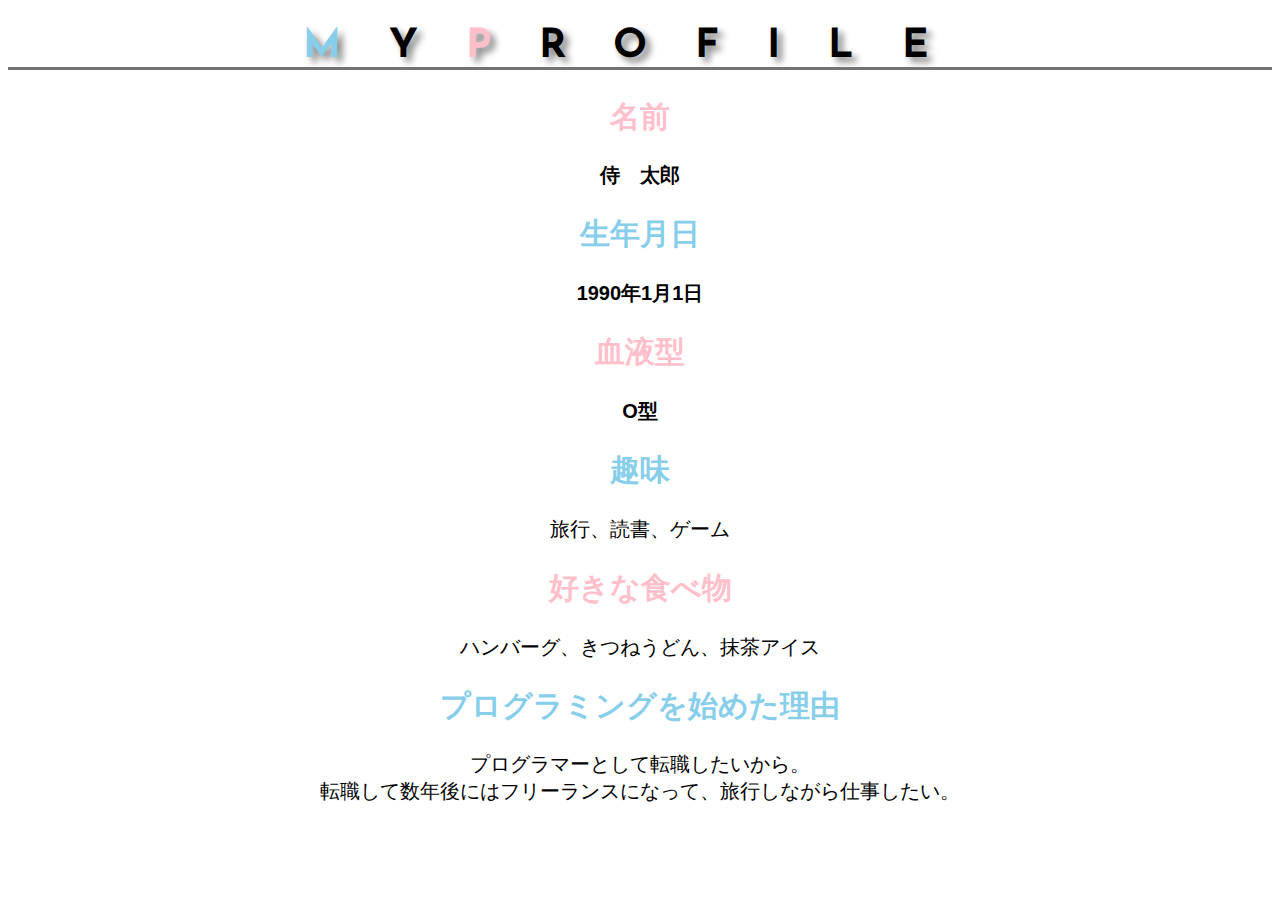
<file: kadai_014/kadai_014.html>
<!DOCTYPE html>
<html>
  <head>
    <title>14章課題</title>
    <meta name="description" content="このページは14章の課題です。">
    <meta charset="utf-8">
    <link rel="stylesheet" href="style.css">
    <link rel="preconnect" href="https://fonts.googleapis.com">
    <link rel="preconnect" href="https://fonts.gstatic.com" crossorigin>
    <link href="https://fonts.googleapis.com/css2?family=Josefin+Sans&display=swap" rel="stylesheet">
  </head>
  <body>
    <h1><span class="sky">M</span>Y<span class="pink">P</span>ROFILE</h1>
    <div id="basic">
      <h2 class="h2pink">名前</h2>
      <!-- ピンク色にしたい要素はh2pinkのclassにしました。 -->
      <p>侍　太郎</p>
      <h2 class="h2sky">生年月日</h2>
      <!-- スカイブルーにしたい要素はh2skyのclassにしました。 -->
      <p>1990年1月1日</p>
      <h2 class="h2pink">血液型</h2>
      <p>O型</p>
    </div>  
    <h2 class="h2sky">趣味</h2>
    <p>旅行、読書、ゲーム</p>
    <h2 class="h2pink">好きな食べ物</h2>
    <p>ハンバーグ、きつねうどん、抹茶アイス</p>
    <h2 class="h2sky">プログラミングを始めた理由</h2>
    <p>プログラマーとして転職したいから。<br>転職して数年後にはフリーランスになって、旅行しながら仕事したい。</p>
  </body>
</html>
</file>
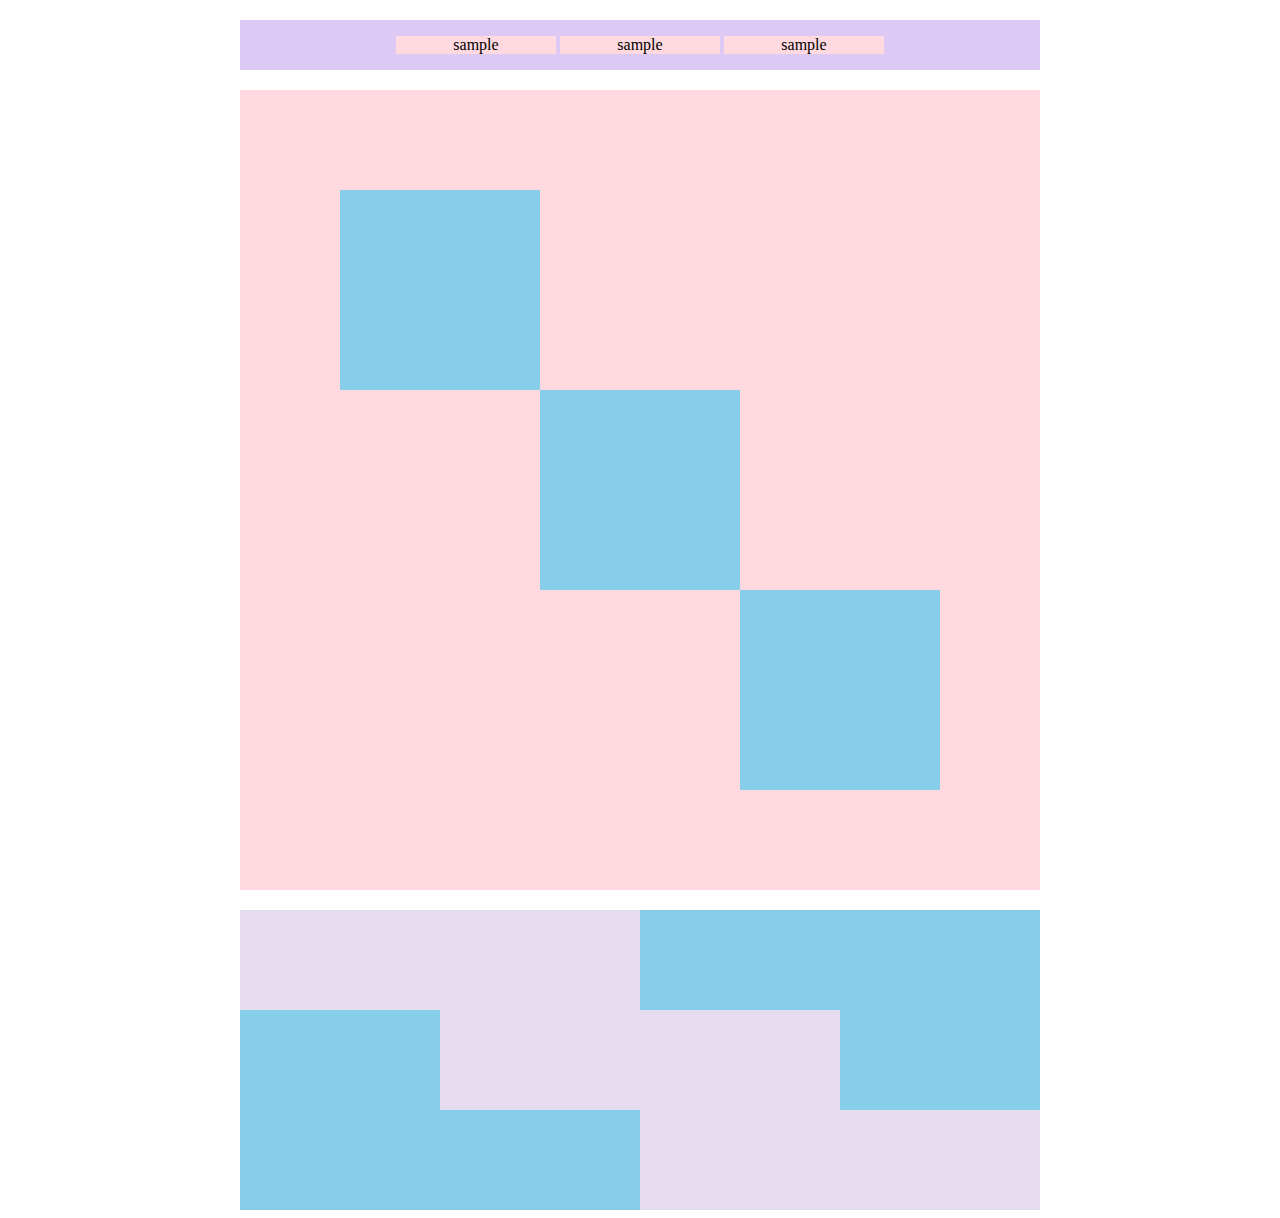
<file: kadai_018/kadai_018.html>
<!DOCTYPE html>
<html>
  <head>
    <title>18章課題</title>
    <meta name="description" content="このページは18章の課題です。">
    <meta charset="utf-8">
    <link rel="stylesheet" href="style.css">
  </head>
  <body>
    <div id="top">
      <p class="top-child">sample</p>
      <p class="top-child">sample</p>
      <p class="top-child">sample</p>
    </div>
    <div id="middle">
      <div id="middle-child01"></div>
      <div id="middle-child02"></div>
      <div id="middle-child03"></div>
    </div>
    <div id="bottom">
      <div id="bottom-child01"></div>
      <div id="bottom-child02"></div>
      <div id="bottom-child03"></div>
    </div>
  </body>
</html>
</file>
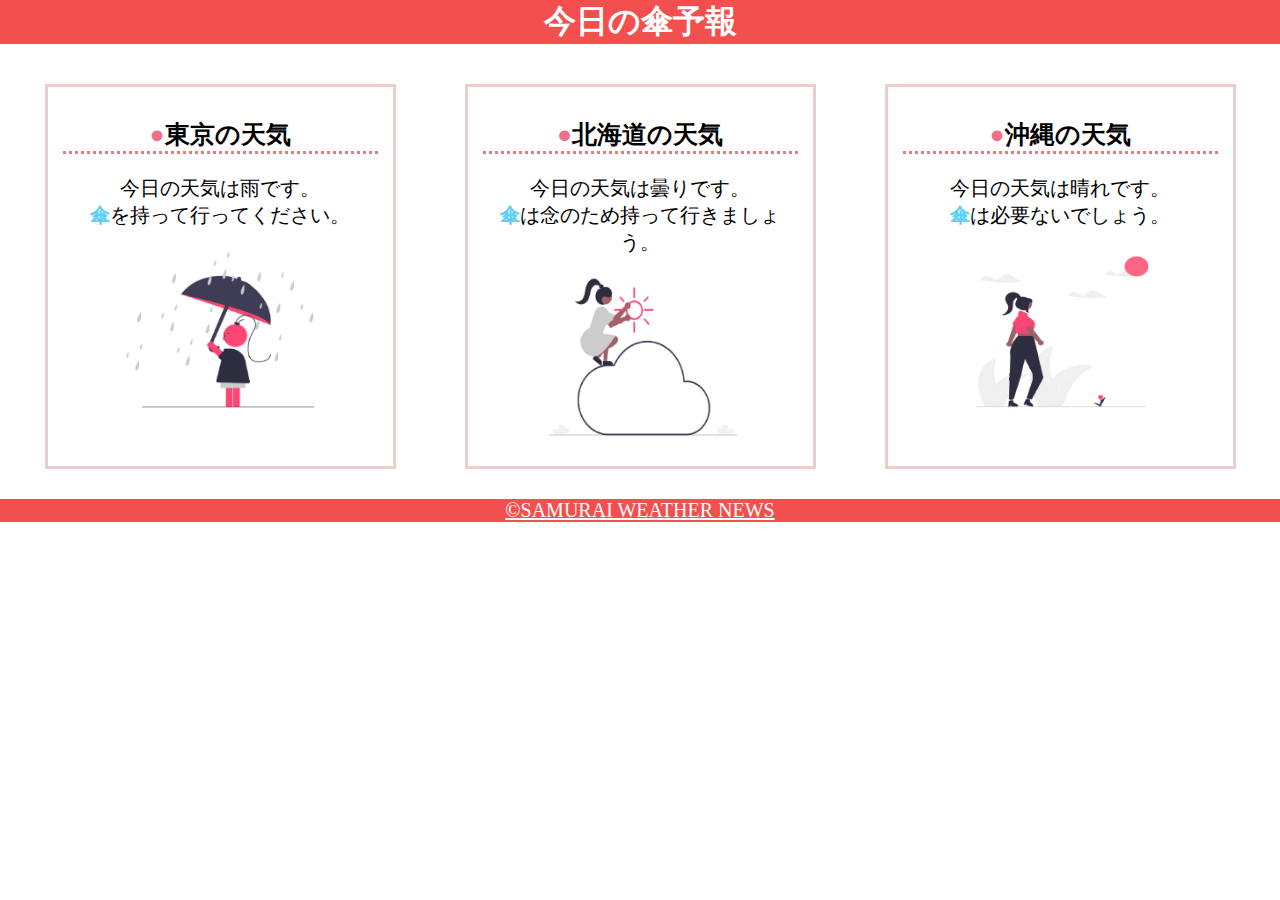
<file: kadai_022/kadai_022.html>
<!DOCTYPE html>
<html>
  <head>
    <title>22章課題</title>
    <meta name="description" content="このページは22章の課題です。">
    <meta charset="utf-8">
    <link rel="stylesheet" href="style.css">
    <meta name="viewport" content="width=device-width, initial-scale=1.0">
  </head>
  <body>
    <header>
      <h1>今日の傘予報</h1>
    </header>
    <main>
      <div id="parent">
        <div class="contents">
          <h2>東京の天気</h2>
          <p>今日の天気は雨です。</p>
          <p>傘を持って行ってください。</p>
          <img src="../kadai_022/images/rainy.png">
        </div>
        <div class="contents">
          <h2>北海道の天気</h2>
          <p>今日の天気は曇りです。</p>
          <p>傘は念のため持って行きましょう。</p>
          <img src="../kadai_022/images/cloudy.png">
        </div>
        <div class="contents">
          <h2>沖縄の天気</h2>
          <p>今日の天気は晴れです。</p>
          <p>傘は必要ないでしょう。</p>
          <img src="../kadai_022/images/sunny.png">
        </div>
      </div>
    </main>
    <footer>
      <a href="https://www.sejuku.net/corp/">&copy;SAMURAI WEATHER NEWS
      </a>
    </footer>
  </body>
</html>
</file>
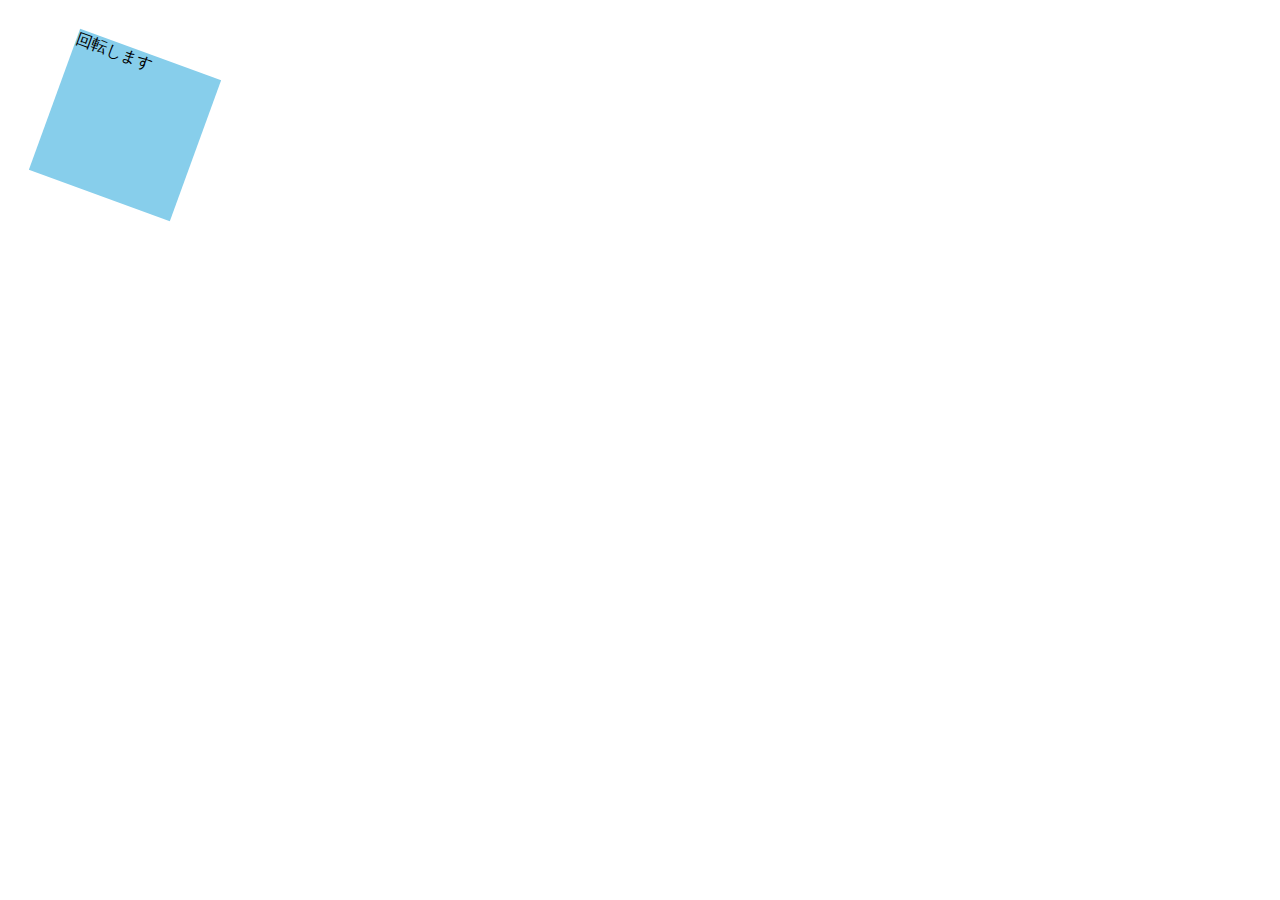
<file: kadai_mdn_css/mdn.html>
<!DOCTYPE html>
<html>

<head>
  <style>
    div {
        position: absolute;
        left: 50px;
        top: 50px;
        width: 150px;
        height: 150px;
        background-color: skyblue;
        transform: rotate(20deg);
    }
  </style>
</head>

<body>
  <div>
    回転します
  </div>

</body>

</html>
</file>
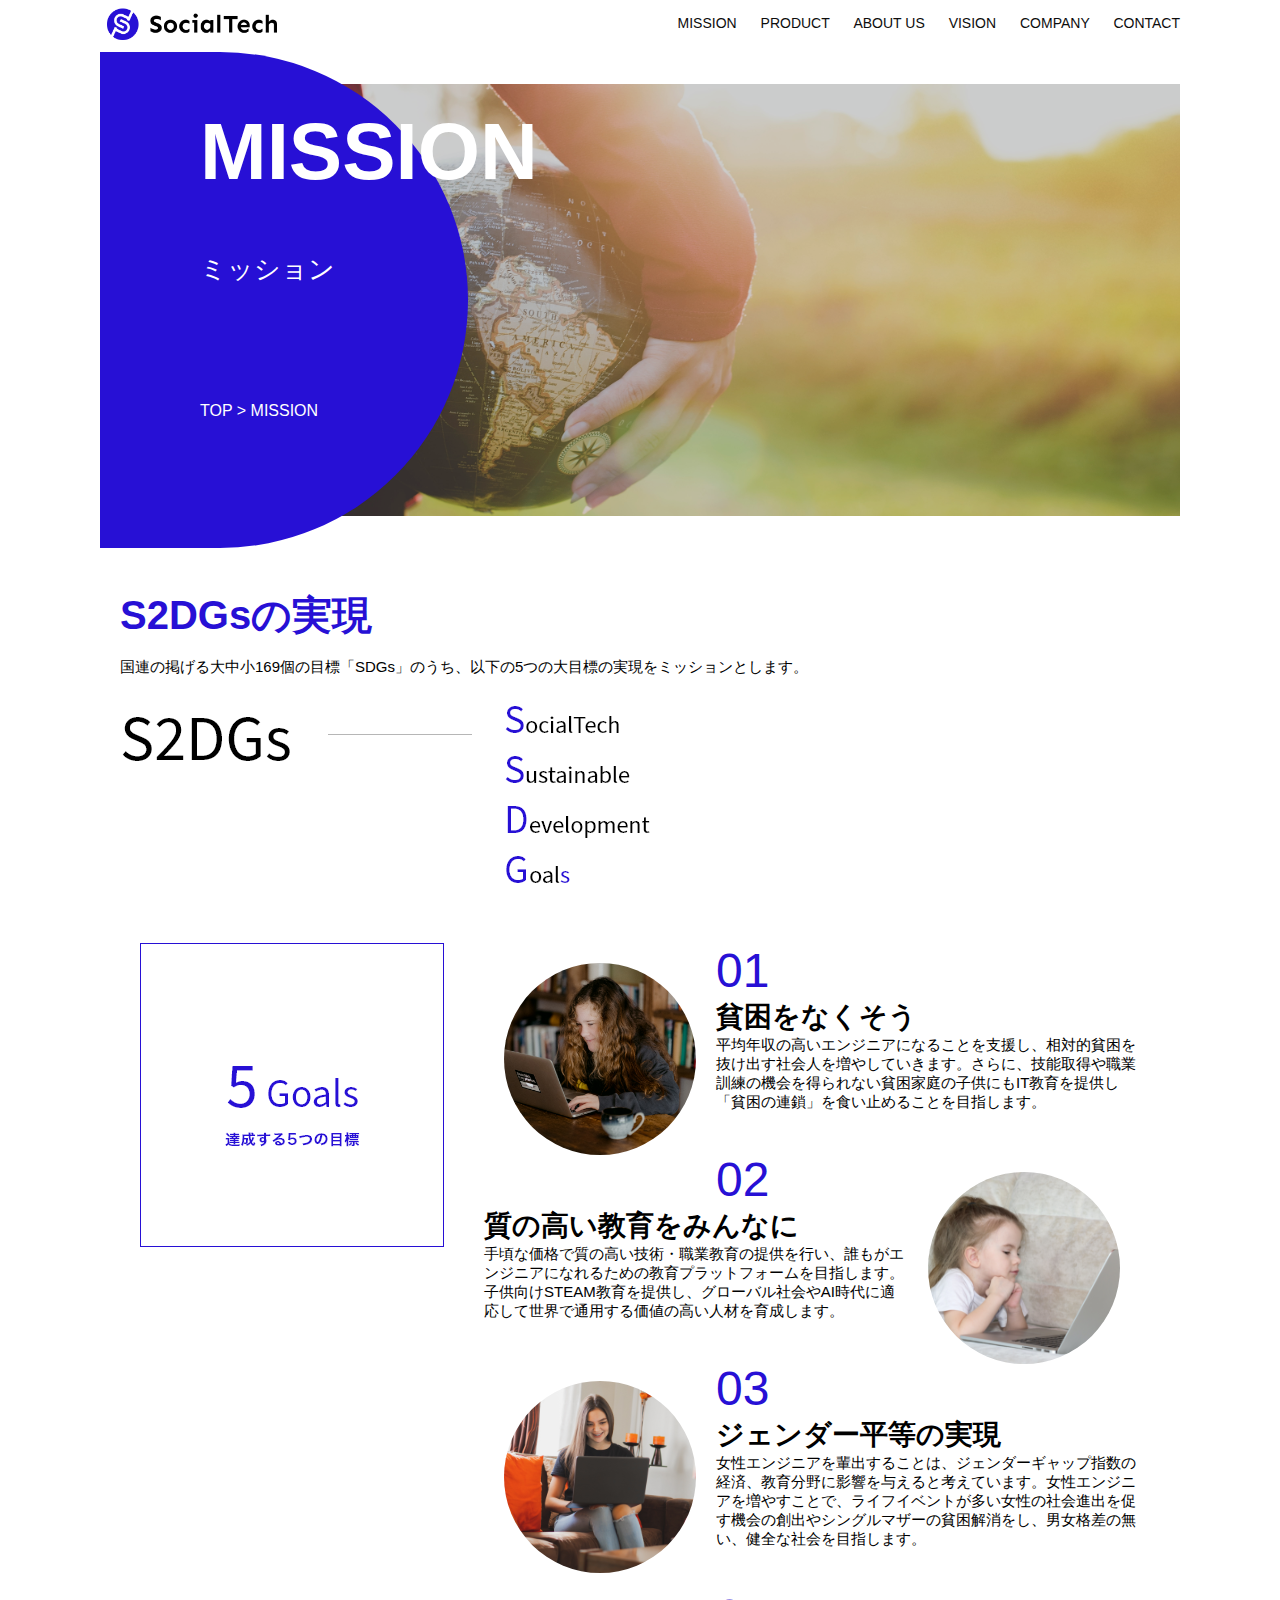
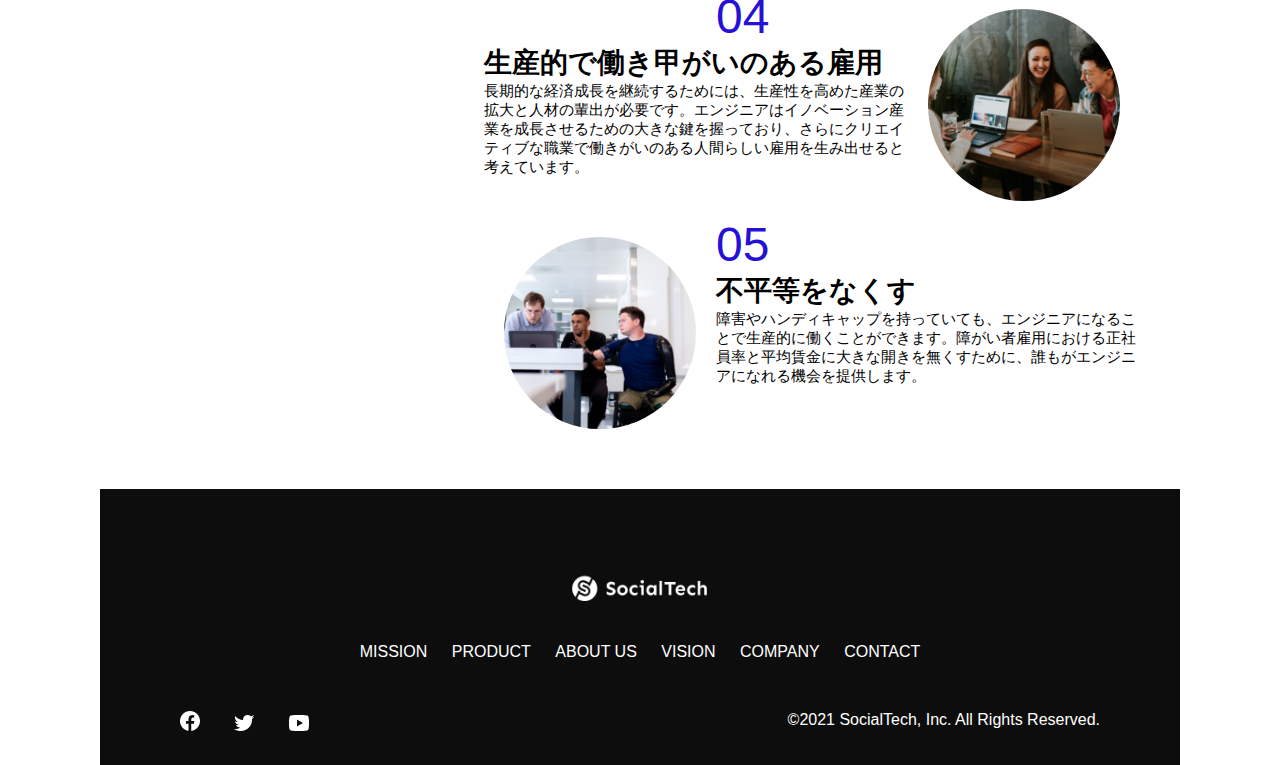
<file: kadai_tutorial_output/mission.html>
<!DOCTYPE html>
  <html>
  <head>
    <title>SocialTech -MISSION ミッション-</title>
    <meta charset="utf-8">
    <meta name="description" content="SocialTechが目指す5つの目標（S2DGs）を紹介します">
    <meta name="viewport" content="width=device-width, initial-scale=1.0">
    <link rel="stylesheet" href="style.css">
  </head>
 
  <body>
    <!-- ヘッダー -->
    <header>
      <!-- ロゴ -->
      <a href="index.html" id="logo"><img src="images/logo.png" alt="トップページに戻る"></a>
  
      <!-- PC用ナビゲーション -->
      <nav id="nav-pc">
        <a href="mission.html">MISSION</a>
        <a href="product.html">PRODUCT</a>
        <a href="index.html#aboutus">ABOUT US</a>
        <a href="index.html#vision">VISION</a>
        <a href="index.html#company">COMPANY</a>
        <a href="index.html#contact">CONTACT</a>
      </nav>
  
      <!-- スマホ用メニューボタン -->
      <img id="menu-sp" src="images/button-menu.png" alt="ナビゲーションを開く" onclick="document.getElementById('nav-sp').style.display = 'block'">
  
      <!-- スマホ用ナビゲーション -->
      <nav id="nav-sp">
        <img id="close" src="images/button-close.png" alt="ナビゲーションを閉じる" onclick="document.getElementById('nav-sp').style.display = 'none'">
        <a id="logo-sp" href="index.html" onclick="document.getElementById('nav-sp').style.display = 'none'"><img
            src="images/logo-sp.png" alt="トップページに戻る"></a>
        <a class="menu" href="mission.html" onclick="document.getElementById('nav-sp').style.display = 'none'">MISSION</a>
        <a class="menu" href="product.html" onclick="document.getElementById('nav-sp').style.display = 'none'">PRODUCT</a>
        <a class="menu" href="index.html#aboutus" onclick="document.getElementById('nav-sp').style.display = 'none'">ABOUT
          US</a>
        <a class="menu" href="index.html#vision"
          onclick="document.getElementById('nav-sp').style.display = 'none'">VISION</a>
        <a class="menu" href="index.html#company"
          onclick="document.getElementById('nav-sp').style.display = 'none'">COMPANY</a>
        <a class="menu" href="index.html#contact"
          onclick="document.getElementById('nav-sp').style.display = 'none'">CONTACT</a>
        <div id="sns">
          <a href="https://www.facebook.com/sejuku2013"><img src="images/button-facebook.png" alt="Facebookのリンク"></a>
          <a href="https://twitter.com/samuraijuku"><img src="images/button-twitter.png" alt="Twitterのリンク"></a>
          <a href="https://www.youtube.com/channel/UCCFOQO5aDK0xXam4cUQXT8g"><img src="images/button-youtube.png" alt="YouTubeのリンク"></a>
        </div>
      </nav>
    </header>
    <main>
      <article>
        <section id="mission-main">
          <div id="mission-title">
            <h1>MISSION</h1>
            <span>ミッション</span>
            <div>TOP > MISSION</div>
          </div>
        </section>
        <section id="mission-s2dgs">
          <h2 class="mission-h2">S2DGsの実現</h2>
          <p>国連の掲げる大中小169個の目標「SDGs」のうち、以下の5つの大目標の実現をミッションとします。</p>
          <img src="images/mission/mission-s2dgs.png" alt="S2DGs">
        </section>
        <section id="mission-5goals">
          <div>
            <img id="s2dgs-image" src="images/mission/mission-5goals.png" alt="5Goals">
          </div>
          <div>
            <div>
              <img class="fivegoals-image-left" src="images/mission/mission-5goals01.png" alt="PCを操作する女の子">
              <span class="fivegoals-number">01</span>
              <h3 class="fivegoals-h3">貧困をなくそう</h3>
              <p class="fivegoals-p">
                平均年収の高いエンジニアになることを支援し、相対的貧困を抜け出す社会人を増やしていきます。さらに、技能取得や職業訓練の機会を得られない貧困家庭の子供にもIT教育を提供し「貧困の連鎖」を食い止めることを目指します。
              </p>
            </div>
            <div>
              <img class="fivegoals-image-right" src="images/mission/mission-5goals02.png" alt="PCを見つめる小さい女の子">
              <span class="fivegoals-number">02</span>
              <h3 class="fivegoals-h3">質の高い教育をみんなに</h3>
              <p class="fivegoals-p">
                手頃な価格で質の高い技術・職業教育の提供を行い、誰もがエンジニアになれるための教育プラットフォームを目指します。子供向けSTEAM教育を提供し、グローバル社会やAI時代に適応して世界で通用する価値の高い人材を育成します。
              </p>
            </div>
            <div>
              <img class="fivegoals-image-left" src="images/mission/mission-5goals03.png" alt="PCを操作する女性">
              <span class="fivegoals-number">03</span>
              <h3 class="fivegoals-h3">ジェンダー平等の実現</h3>
              <p class="fivegoals-p">
                女性エンジニアを輩出することは、ジェンダーギャップ指数の経済、教育分野に影響を与えると考えています。女性エンジニアを増やすことで、ライフイベントが多い女性の社会進出を促す機会の創出やシングルマザーの貧困解消をし、男女格差の無い、健全な社会を目指します。
              </p>
            </div>
            <div>
              <img class="fivegoals-image-right" src="images/mission/mission-5goals04.png" alt="笑顔で話し合う3人の男女">
              <span class="fivegoals-number">04</span>
              <h3 class="fivegoals-h3">生産的で働き甲がいのある雇用</h3>
              <p class="fivegoals-p">
                長期的な経済成長を継続するためには、生産性を高めた産業の拡大と人材の輩出が必要です。エンジニアはイノベーション産業を成長させるための大きな鍵を握っており、さらにクリエイティブな職業で働きがいのある人間らしい雇用を生み出せると考えています。
              </p>
            </div>
            <div>
              <img class="fivegoals-image-left" src="images/mission/mission-5goals05.png" alt="障害を持つ男性が生き生きと働く様子">
              <span class="fivegoals-number">05</span>
              <h3 class="fivegoals-h3">不平等をなくす</h3>
              <p class="fivegoals-p">
                障害やハンディキャップを持っていても、エンジニアになることで生産的に働くことができます。障がい者雇用における正社員率と平均賃金に大きな開きを無くすために、誰もがエンジニアになれる機会を提供します。
              </p>
            </div>
          </div>
        </section>
      </article>
      <footer>
        <div id="footer-logo">
          <img src="images/logo-sp.png" alt="SocialTech">
        </div>
        <div id="footer-link">
          <a href="mission.html">MISSION</a>
          <a href="product.html">PRODUCT</a>
          <a href="index.html#aboutus">ABOUT US</a>
          <a href="index.html#vision">VISION</a>
          <a href="index.html#company">COMPANY</a>
          <a href="index.html#contact">CONTACT</a>
        </div>
        <div id="sns-footer">
          <a href="https://www.facebook.com/sejuku2013"><img src="images/button-facebook.png" alt="Facebookのリンク"></a>
          <a href="https://twitter.com/samuraijuku"><img src="images/button-twitter.png" alt="Twitterのリンク"></a>
          <a href="https://www.youtube.com/channel/UCCFOQO5aDK0xXam4cUQXT8g"><img src="images/button-youtube.png" alt="YouTubeのリンク"></a>
          <span id="copyright">&copy;2021 SocialTech, Inc. All Rights Reserved. </span>
        </div>
      </footer>
    </main>
  </body>
 
  </html>
</file>
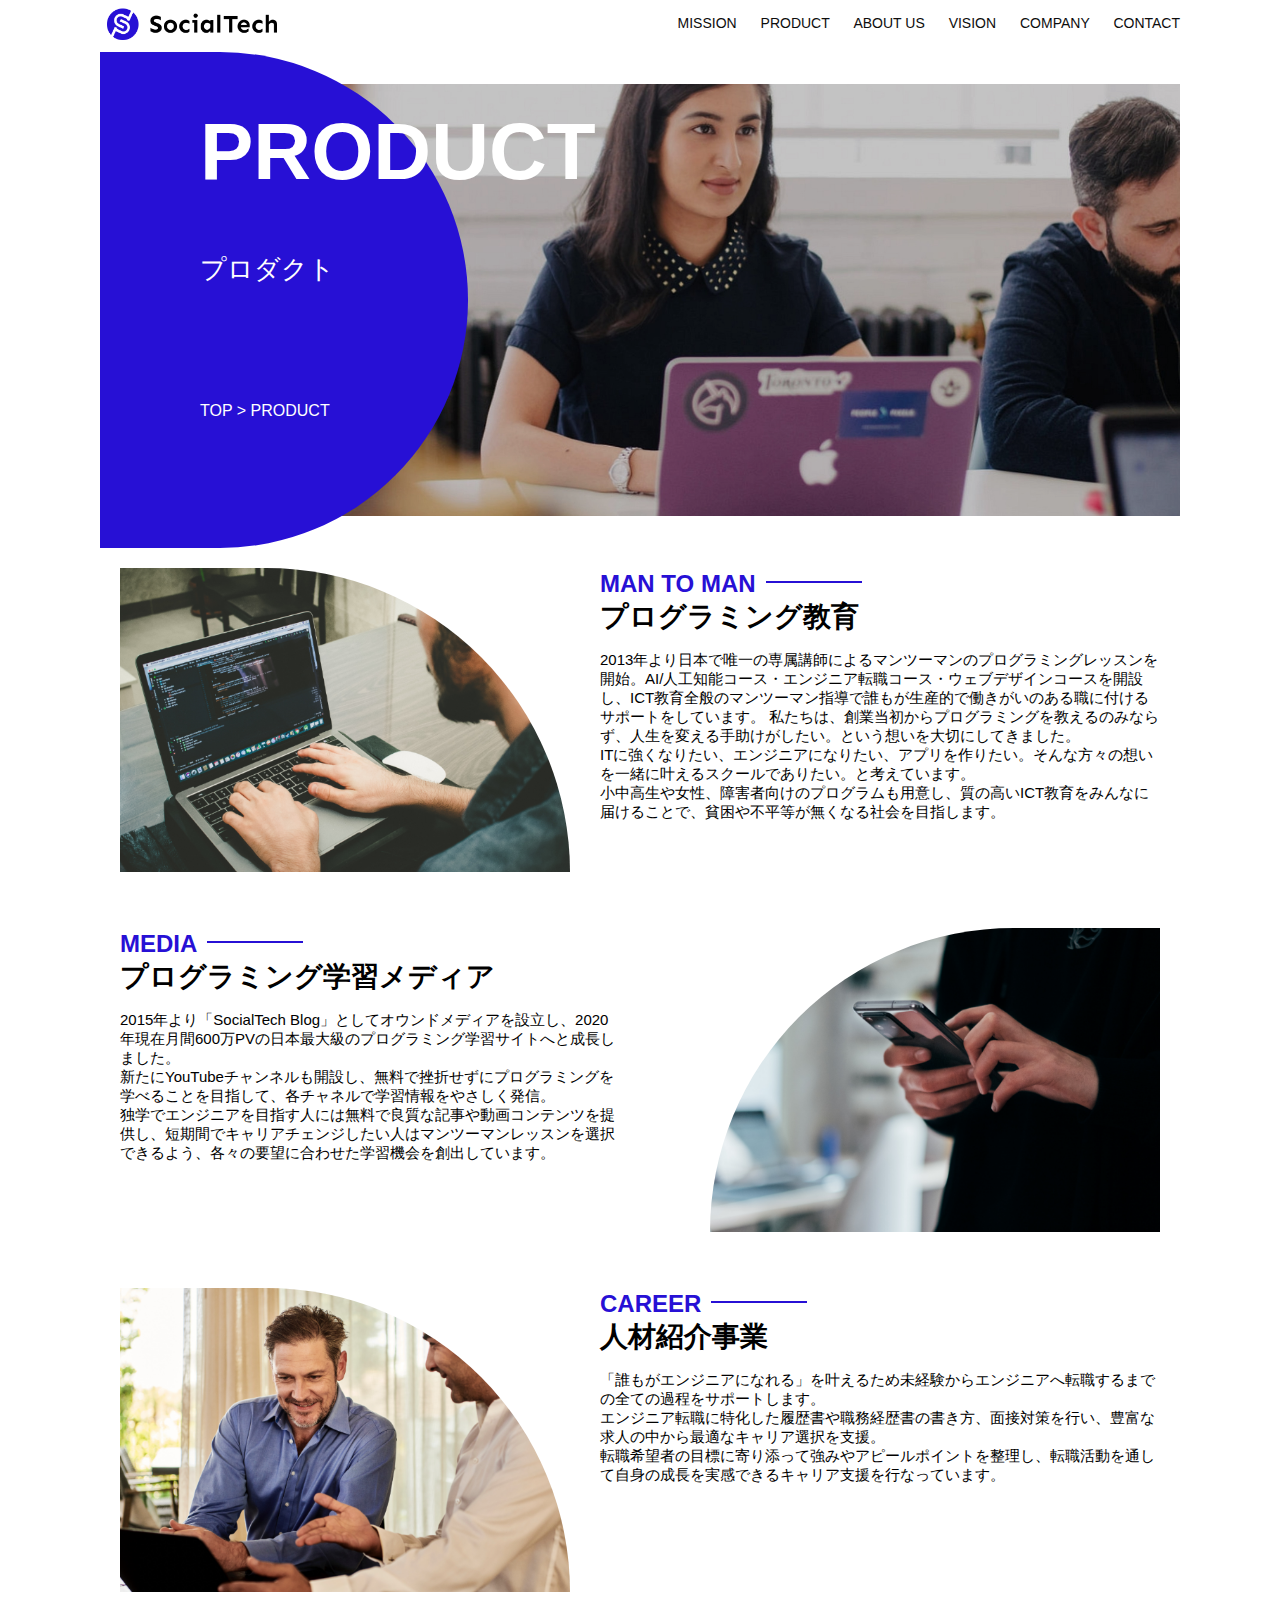
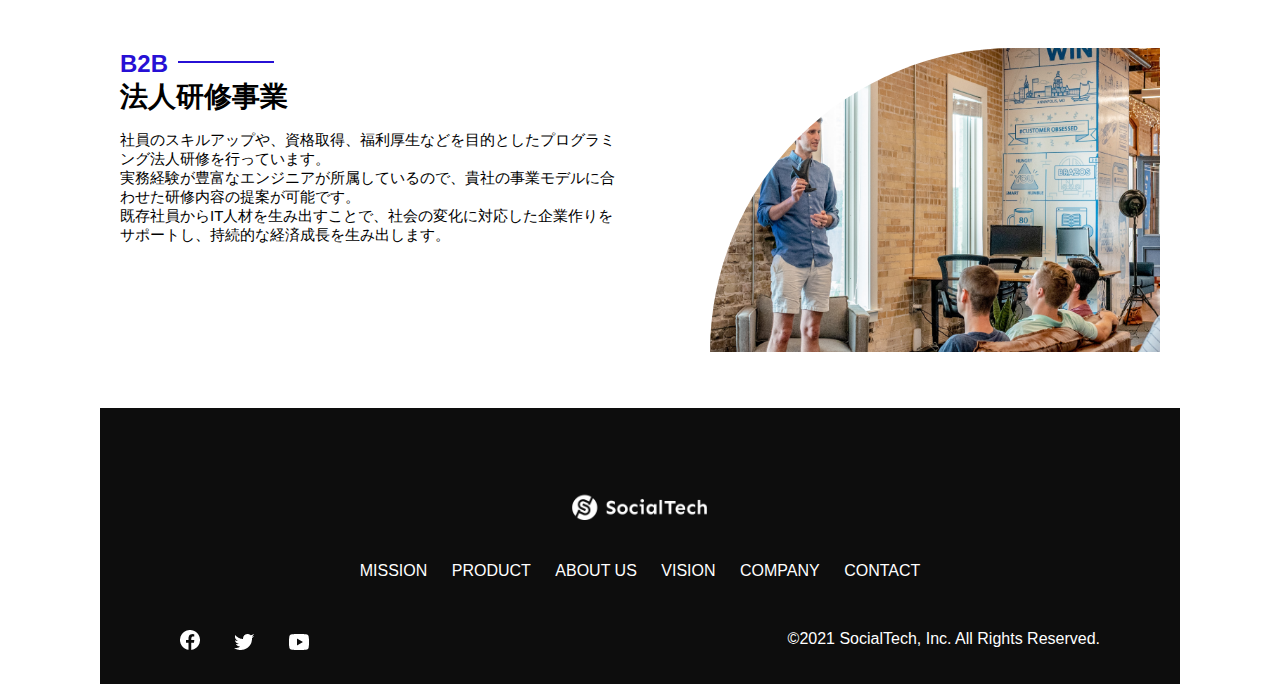
<file: kadai_tutorial_output/product.html>
<!DOCTYPE html>
<html>
  <head>
    <title>SocialTech -PRODUCT プロダクト-</title>
    <meta charset="utf-8">
    <meta name="description" content="SocialTechの4つのプロダクトを紹介します。">
    <meta name="viewport" content="width=device-width, initial-scale=1.0">
    <link rel="stylesheet" href="style.css">
  </head>
  <body>
    <!-- ヘッダー -->
    <header>
      <!-- ロゴ -->
      <a href="index.html" id="logo"><img src="images/logo.png" alt="トップページに戻る"></a>

      <!-- PC用ナビゲーション -->
      <nav id="nav-pc">
        <a href="mission.html">MISSION</a>
        <a href="product.html">PRODUCT</a>
        <a href="index.html#aboutus">ABOUT US</a>
        <a href="index.html#vision">VISION</a>
        <a href="index.html#company">COMPANY</a>
        <a href="index.html#contact">CONTACT</a>
      </nav>
      <!-- スマホ用メニューボタン -->
      <img id="menu-sp" src="images/button-menu.png" alt="ナビゲーションを開く" onclick="document.getElementById('nav-sp').style.display = 'block'">
      <!-- スマホ用ナビゲーション -->
      <nav id="nav-sp">
        <img id="close" src="images/button-close.png" alt="ナビゲーションを閉じる" onclick="document.getElementById('nav-sp').style.display = 'none'">
        <a id="logo-sp" href="index.html" onclick="document.getElementById('nav-sp').style.display = 'none'">
        <img src="images/logo-sp.png" alt="トップページに戻る"></a>
        <a class="menu" href="mission.html" onclick="document.getElementById('nav-sp').style.display = 'none'">MISSION</a>
        <a class="menu" href="product.html" onclick="document.getElementById('nav-sp').style.display = 'none'">PRODUCT</a>
        <a class="menu" href="index.html#aboutus" onclick="document.getElementById('nav-sp').style.display = 'none'">ABOUT US</a>
        <a class="menu" href="index.html#vision" onclick="document.getElementById('nav-sp').style.display = 'none'">VISION</a>
        <a class="menu" href="index.html#company" onclick="document.getElementById('nav-sp').style.display = 'none'">COMPANY</a>
        <a class="menu" href="index.html#contact" onclick="document.getElementById('nav-sp').style.display = 'none'">CONTACT</a>
        <div id="sns">
          <a href="https://www.facebook.com/sejuku2013"><img src="images/button-facebook.png" alt="Facebookのリンク"></a>
          <a href="https://twitter.com/samuraijuku"><img src="images/button-twitter.png" alt="Twitterのリンク"></a>
          <a href="https://www.youtube.com/channel/UCCFOQO5aDK0xXam4cUQXT8g"><img src="images/button-youtube.png" alt="YouTubeのリンク"></a>
        </div>
      </nav>
    </header>
    <main>
      <article>
        <section id="product-main">
          <div id="product-title">
            <h1>PRODUCT</h1>
            <span>プロダクト</span>
            <div>TOP > PRODUCT</div>
          </div>
        </section>
        <section class="product-section1">
          <img src="images/product/product-mantoman.png" alt="PCでコードを書く男性">
          <div>
            <h2 class="product-h2">MAN TO MAN</h2>
            <h3 class="product-h3">プログラミング教育</h3>
            <p>
              2013年より日本で唯一の専属講師によるマンツーマンのプログラミングレッスンを開始。AI/人工知能コース・エンジニア転職コース・ウェブデザインコースを開設し、ICT教育全般のマンツーマン指導で誰もが生産的で働きがいのある職に付けるサポートをしています。
             私たちは、創業当初からプログラミングを教えるのみならず、人生を変える手助けがしたい。という想いを大切にしてきました。<br>ITに強くなりたい、エンジニアになりたい、アプリを作りたい。そんな方々の想いを一緒に叶えるスクールでありたい。と考えています。<br>小中高生や女性、障害者向けのプログラムも用意し、質の高いICT教育をみんなに届けることで、貧困や不平等が無くなる社会を目指します。
            </p>
          </div>
        </section>
        <section class="product-section2">
          <div>
            <h2 class="product-h2">MEDIA</h2>
            <h3 class="product-h3">プログラミング学習メディア</h3>
            <p>
              2015年より「SocialTech Blog」としてオウンドメディアを設立し、2020年現在月間600万PVの日本最大級のプログラミング学習サイトへと成長しました。<br>新たにYouTubeチャンネルも開設し、無料で挫折せずにプログラミングを学べることを目指して、各チャネルで学習情報をやさしく発信。<br>独学でエンジニアを目指す人には無料で良質な記事や動画コンテンツを提供し、短期間でキャリアチェンジしたい人はマンツーマンレッスンを選択できるよう、各々の要望に合わせた学習機会を創出しています。
            </p>
          </div>
          <img src="images/product/product-media.png" alt="スマートフォンを操作する人">
        </section>
        <section class="product-section1">
          <img src="images/product/product-career.png" alt="笑顔で話し合う2人の男性">
          <div>
            <h2 class="product-h2">CAREER</h2>
            <h3 class="product-h3">人材紹介事業</h3>
            <p>
              「誰もがエンジニアになれる」を叶えるため未経験からエンジニアへ転職するまでの全ての過程をサポートします。<br>エンジニア転職に特化した履歴書や職務経歴書の書き方、面接対策を行い、豊富な求人の中から最適なキャリア選択を支援。<br>転職希望者の目標に寄り添って強みやアピールポイントを整理し、転職活動を通して自身の成長を実感できるキャリア支援を行なっています。<br>
            </p>
           </div>
        </section>
        <section class="product-section2">
          <div>
            <h2 class="product-h2">B2B</h2>
            <h3 class="product-h3">法人研修事業</h3>
            <p>
              社員のスキルアップや、資格取得、福利厚生などを目的としたプログラミング法人研修を行っています。<br>実務経験が豊富なエンジニアが所属しているので、貴社の事業モデルに合わせた研修内容の提案が可能です。<br>既存社員からIT人材を生み出すことで、社会の変化に対応した企業作りをサポートし、持続的な経済成長を生み出します。
            </p>
          </div>
          <img src="images/product/product-b2b.png" alt="講演中の男性とそれを聴く人々">
        </section>
      </article>
      <footer>
        <div id="footer-logo">
          <img src="images/logo-sp.png" alt="SocialTech">
        </div>
        <div id="footer-link">
          <a href="mission.html">MISSION</a>
          <a href="product.html">PRODUCT</a>
          <a href="index.html#aboutus">ABOUT US</a>
          <a href="index.html#vision">VISION</a>
          <a href="index.html#company">COMPANY</a>
          <a href="index.html#contact">CONTACT</a>
        </div>
        <div id="sns-footer">
          <a href="https://www.facebook.com/sejuku2013"><img src="images/button-facebook.png" alt="Facebookのリンク"></a>
          <a href="https://twitter.com/samuraijuku"><img src="images/button-twitter.png" alt="Twitterのリンク"></a>
          <a href="https://www.youtube.com/channel/UCCFOQO5aDK0xXam4cUQXT8g"><img src="images/button-youtube.png" alt="YouTubeのリンク"></a>
          <span id="copyright">&copy;2021 SocialTech, Inc. All Rights Reserved. </span>
        </div>
      </footer>
    </main>
  </body>
</html>
</file>
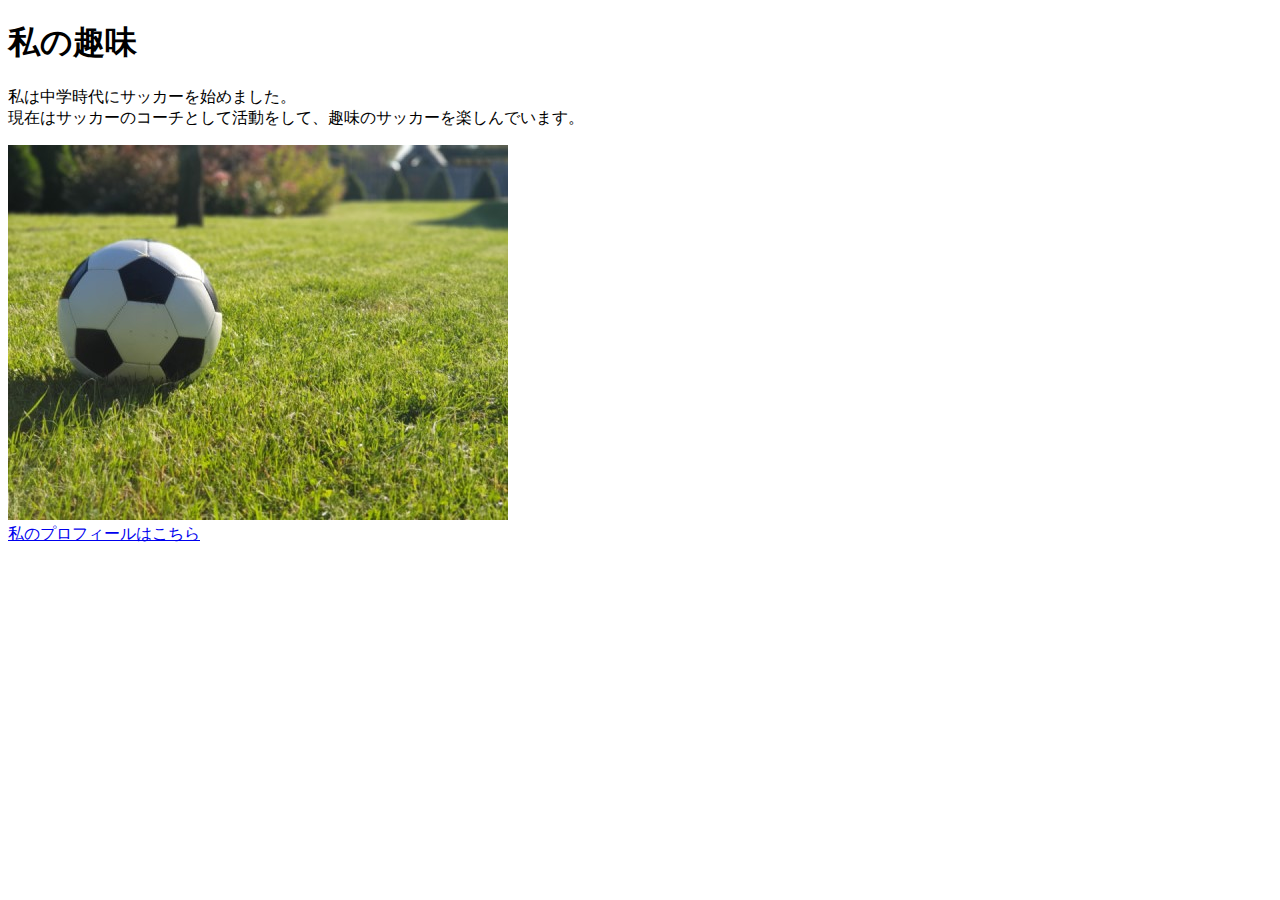
<file: kadai_005/html/kadai_005.html>
<!DOCTYPE html>
<html>
  <head>
    <title>５章課題</title>
    <meta name="descripton" content="このページは５章の課題です。"
    <meta charset="utf-8">
  </head>
  
  <body>
   <h1>私の趣味</h1>
   <p>私は中学時代にサッカーを始めました。<br>現在はサッカーのコーチとして活動をして、趣味のサッカーを楽しんでいます。</p>

   <img src="../images/sample.jpg">
   <br>
   <a href="https://twitter.com/samuraijuku">私のプロフィールはこちら</a>

  </body>
</html>
</file>
<file: html-css-kadai_013/style.css>
/* PC、スマホ共通スタイル */
body {
  font-family: "Source Sans Pro", "Hiragino Kaku Gothic ProN", Meiryo, Arial,
    sans-serif;
}

p {
  font-size: 15px;
}

#main-visual>img {
  width: 100%;
}

/*================
PC用のスタイル 
=================*/
@media screen and (min-width: 768px) {
  /* 横幅設定 */
  body {
    max-width: 1080px;
    min-width: 960px;
    margin: 0 auto 0 auto;
  }

  /* ヘッダー */
  header {
    display: flex;
    justify-content: space-between;
  }

  /* ナビゲーションのレイアウト */
  #nav-pc {
    text-align: right;
    font-size: 14px;
    padding-top: 15px;
  }

  /* ナビゲーションのリンクの装飾設定 */
  #nav-pc>a {
    text-decoration: none;
    margin-left: 20px;
  }

  #nav-pc>a:link {
    color: #0d0d0d;
  }

  #nav-pc>a:visited {
    color: #0d0d0d;
  }

  #nav-pc>a:hover {
    color: #0d0d0d;
    text-decoration: underline;
  }

  #nav-pc>a:active {
    color: #0d0d0d;
  }
  
  #menu-sp {
    display: none;
  }

  #nav-sp {
    display: none;
  }
}

/*================
スマホ用のスタイル 
=================*/
@media screen and (max-width: 767px) {
  body {
    min-width: 375px;
    margin: 0
  }
  /* PCのナビゲーションを非表示に */
  #nav-pc {
    display: none;
  }
  /* ハンバーガーメニュー */
  #menu-sp {
    float: right;
    padding: 0;
  } 
  /* スマホ用ナビゲーション */
  #nav-sp {
    background-color: #ce933e;
    position: absolute;
    left: 0;
    top: 0;
    height: 100%;
    width: 100%;
    display: none;
    z-index: 100;
  }
  /* xボダン */
  #close {
    position: absolute;
    top: 20px;
    right: 20px;
  }
  /* ナビゲーションメニュー用ロゴ */
  #logo-sp {
    margin: 80px 0 30px 20px;
  }
  #nav-sp > a {
    display: block;
  }
  #nav-sp > a:link {
    color: #ffffff;
  }
  #nav-sp > a:visited {
    color: #ffffff;
  }
  #nav-sp > a:hover {
    text-decoration: underline;
  }
  #nav-sp > a:active {
    color: #ffffff;
  }
  #nav-sp > .menu {
    text-decoration: none;
    display: block;
    margin: 0 20px;
    height: 44px;
    font-size: 16px;
    background-image: url(images/arrow.png);
    background-repeat: no-repeat;
    background-position: right top;
  }

}
</file>
<file: kadai_tutorial_output/style.css>
/* PC、スマホ共通スタイル */
body {
  font-family: "Source Sans Pro", "Hiragino kaku Gothic ProN", Meiryo, Arial, sans-serif;
}

p {
  font-size: 15px;
}

/* ===============
  PC用のスタイル
  ============== */
@media screen and (min-width: 768px){
  /* 横幅設定 */
  body{
    max-width: 1080px;
    min-width: 960px;
    margin: 0 auto 0 auto;
  }

  /* ヘッダー */
  header {
    display: flex;
    justify-content: space-between;
  }

  /* ナビゲーションのレイアウト */
  #nav-pc {
    text-align: right;
    font-size: 14px;
    padding-top: 15px;
  }

  /* ナビゲーションリンクの装飾設定 */
  #nav-pc > a {
    text-decoration: none;
    margin-left: 20px;
  }
  #nav-pc > a:link {
    color: #0d0d0d;
  }
  #nav-pc > a:visited {
    color: #0d0d0d;
  }
  #nav-pc > a:hover {
    color: #0d0d0d;
    text-decoration: underline;
  }
  #nav-pc > a:active {
    color: #0d0d0d;
  }

  /* スマホ用ナビを非表示 */
  #nav-sp,
  #menu-sp {
    display: none;
  }

  /* メインビジュアル */
  #main-visual {
    position: relative;
    height: 400px;
  }

  #main-message {
    position: absolute;
    top: 0;
    left: 0;
    background-color: #2710d5;
    color: #ffffff;
    border-radius: 0 0 476px 0;
    max-width: 620px;
    height: 100%;
    width: 100%;
    z-index: 11;
  }

  #main-message > h1 {
    font-size: 60px;
    font-weight: bold;
    margin: 100px 0 0 50px;
  }
  #main-message > p {
    font-size: 28px;
    margin: 0 0 0 50px;
  }
  #main-visual > img {
    max-width: 620px;
    border-radius: 476px 0 0 0;
    position: absolute;
    top: 0;
    right: 0;
    z-index: 10;
  }

  /* 見出し */
  h2 {
    margin: 40px 0 0 0;
  }

  h2::after {
    content: url(images/line.png);
    margin: 10px;
  }

  h3 {
    font-size: 27px;
  }

  /* ミッション */
  #mission {
    margin: 80px auto 80px auto;
    width: 100%;
  }

  #mission-flex {
    width: 100%;
    display: flex;
  }

  #mission-flex > div {
    width: 50%;
    margin: 20px;
  }

  #mission-photo {
    width: 100%;
  }

  #s2dgs {
    margin-top: 50px;
    width: 100%;
  }

  /* プロダクト */
  #product {
    background-color: #fafafa;
    width: 100%;
    margin: 80px 0 80px 0;
    padding: 10px 40px 0px 40px;
  }

  /* 外枠 */
  #product > div {
    margin-top: 40px;
    display: flex;
  }

  /* 左のカラム */
  #product-left {
    width: 50%;
    margin-right: 20px;
  }

  /* 右のカラム */
  #product-right {
    width: 50%;
    margin-left: 20px;
    margin-top: 80px;
  }

  /* 画像＋説明の枠 */
  #product-left > div {
    position: relative;
    height: 480px;
    margin-right: 20px;
  }
  #product-right > div {
    position: relative;
    height: 480px;
    margin-left: 20px;
  }

  /* 画像 */
  .product-photo {
    width: 100%;
  }

  /* 説明文の枠 */
  .product-explain {
    background-color: #ffffff;
    position: absolute;
    left: 0;
    top: 280px;
    margin: 0 40px 0 40px;
    padding: 20px;
    box-shadow: 5px 5px 10px rgba(0, 0, 0, 0.05)
  }

  /* 説明文の英語 */
  .product-explain > span {
    color: #2710d5;
    font-weight: bold;
    font-size: 16px;
    margin: 0;
  }

  /* 説明文の見出し */
  .product-explain > h3 {
    font-size: 20px;
    margin: 5px 0 5px 0;
  }

  /* 説明文 */
  .product-explain > p {
    font-size: 14px;
    margin: 0;
  }

  /* 「もっとみる」ボタン */
  #product-more {
    margin: 0 auto -42px auto;
  }

  /* ABOUT US */
  #aboutus {
    margin: 80px auto 80px auto;
  }

  /* 3つの組織文化と画像を入れる枠 */
  #aboutus > div {
    display: flex;
  }

  /* 画像 */
  .culture-img {
    width: 100%;
    align-self: flex-start;
  }

  .culture-img2 {
    margin-top: 50px;
    width: 100%;
  }

  /* 3つの組織文化の表 */
  .culture-table {
    max-width: 500px;
    margin-right: 50px;
  }

  /* 番号 */
  .culture-num {
    font-size: 80px;
    color: #2710d5;
    margin: 0 20px 0 0;
  }

  /* 組織文化英語 */
  .culture-en {
    color: #2710d5;
    font-weight: bold;
    font-size: 24px;
    display: block;
  }

  /* 組織文化日本語 */
  .culture-jp {
    font-size: 28px;
    font-weight: bold;
  }

  /* 説明文 */
  .culture-description {
    margin: 0;
  }
   
  /* ビジョン */
  #vision {
    margin: 80px auto 80px auto;
  }

  /* セクション内の外枠 */
  #vision > div {
    width: 100%;
    display: flex;
    justify-content: space-between;
    flex-wrap: wrap;
  }

  /* 7つの行動指針の枠 */
  .vision-box {
    width: 300px;
    height: 300px;
    margin-bottom: 30px;
    position: relative;
  }

  .vision-box > img {
    width: 100%;
    height: auto;
    position: absolute;
    top: 0;
    left: 0;
    z-index: 30;
  }

  .vision-box > span {
    position: absolute;
    top: 0;
    left: 0;
    z-index: 31;
    margin-right: 20px;
  }

  .vision-box > span > h4 {
    color: #2710d5;
    font-size: 19px;
    margin: 80px 0 0 0;
  }

  .vision-box > span > h4::first-letter {
    font-size: 40px;
  }

  .vision-box > span > h5 {
    font-size: 20px;
    margin: 0 0 0 0;
  }

  .vision-box > span > p {
    margin: 10px 0 0 0;
  }
  
  /* 会社概要 */
  #company {
    margin: 80px auto 80px auto;
  }

  #company-table {
    width: 100%;
  }

  .tableheader {
    text-align: left;
    padding: 20px;
    border-bottom-color: #2710d5;
    border-bottom-width: 1px;
    border-bottom-style: solid;
    width: 100px;
  }

  .tableheader-first {
    text-align: left;
    padding: 20px;
    border-bottom-color: #2710d5;
    border-bottom-width: 1px;
    border-bottom-style: solid;
    border-top-color: #2710d5;
    border-top-width: 1px;
    border-top-style: solid;
    width: 100px;
  }

  .cell {
    padding: 30px;
    border-bottom-color: #ececec;
    border-bottom-width: 1px;
    border-bottom-style: solid;
  }

  .cell-first {
    padding: 30px;
    border-bottom-color: #ececec;
    border-bottom-width: 1px;
    border-bottom-style: solid;
    border-top-color: #ececec;
    border-top-width: 1px;
    border-top-style: solid;
  }

    #company > iframe {
      width: 100%;
      height: 368px;
      margin-top: 40px;
  }

  /* お問い合わせ */
  #contact {
    margin: 80px auto 80px auto;
  }

  /* 外枠 */
  #contact > form > div {
    display: flex;
    flex-direction: row;
    flex-wrap: wrap;
    padding-bottom: 30px;
  }

  /* 左列の見出し */
  .contact-heading {
    width: 240px;
    align-self: center;
  }

  /* 見出しのラベル */
  .contact-label {
    font-weight: bold;
  }

  /* 必須 */
  .contact-span {
    color: #ce2222;
    margin: 0 0 0 20px;
    font-weight: bold;
  }

  /* テキストボックス */
  .contact-textbox {
    border-top: 0;
    border-left: 0;
    border-right: 0;
    border-bottom-width: 1px;
    border-bottom-color: #707070;
    border-bottom-style: solid;
    background-color: #fafafa;
    width: 400px;
    height: 56px;
  }

  /* お問い合わせ内容のテキストエリア */
  .contact-textarea {
    border-top: 0;
    border-left: 0;
    border-right: 0;
    border-bottom-width: 1px;
    border-bottom-color: #707070;
    border-bottom-style: solid;
    background-color: #fafafa;
    width: 400px;
    height: 200px;
  }

  /* 個人情報の取り扱い */
  details {
    width: 700px;
  }

  details > div {
    background-color: #fafafa;
    padding: 20px;
  }

  details > div > span {
    font-weight: bold;
  }

  /* フッター */
  footer {
    background-color: #0d0d0d;
    text-align: center;
    padding: 80px 80px 30px 80px;
  }

  #footer-logo {
    margin-bottom: 30px;
  }

  #footer-link {
    margin-bottom: 50px;
  }
  #footer-link > a {
    text-decoration: none;
    margin: 10px;
  }
  #footer-link > a:link {
    color: #ffffff;
  }
  #footer-link > a:visited {
    color: #ffffff;
  }
  #footer-link > a:hover {
    color: #ffffff;
    text-decoration: underline;
  }
  #footer-link > a:active {
    color: #ffffff;
  }

  #sns-footer {
    text-align: left;
    width: 100%;
  }
  #sns-footer > a {
    margin-right: 30px;
  }

  #copyright {
    color: #ffffff;
    float: right;
  }

  /* mission.html用スタイル */
  /* ミッションのメインビジュアル */
  #mission-main {
    height: 496px;
    width: 100%;
    background-image: url("images/mission/mission-main.png");
    background-repeat: no-repeat;
    background-position-y: center;
  }
  #mission-title {
    background-color: #2710d5;
    width: 368px;
    color: #ffffff;
    height: 496px;
    border-radius: 0 248px 248px 0;
    position: relative;
  }
  #mission-title > h1 {
    position: absolute;
    top: 0;
    left: 100px;
    font-size: 80px;
  }
  #mission-title > span {
    position: absolute;
    top: 200px;
    left: 100px;
    font-size: 26px;
  }
  #mission-title > div {
    position: absolute;
    top: 350px;
    left: 100px;
    font-size: 16px;
  }
  #mission-s2dgs {
    width: 100%;
    margin: 20px;
  }
  .mission-h2 {
    color: #2710d5;
    font-size: 40px;
  }
  .mission-h2::after {
    content: none;
  }
  #mission-5goals {
    margin: 20px;
    display: flex;
  }
  #mission-5goals > div {
    flex-grow: 1;
    padding: 20px;
  }
  #mission-5goals > div > div {
    margin-bottom: 40px;
  }
  .fivegoals-image-right {
    float: right;
    margin: 20px;
  }
  .fivegoals-image-left {
    float: left;
    margin: 20px;
  }
  .fivegoals-number {
    color: #2710d5;
    font-size: 48px;
    margin: 0;
  }
  .fivegoals-h3 {
    font-size: 28px;
    margin: 0;
  }
  .fivegoals-p {
    margin: 0;
  }
  
  /* プロダクトページ */
  #product-main {
    height: 496px;
    width: 100%;
    background-image: url(images/product/product-main.png);
    background-repeat: no-repeat;
    background-position-y: center;
  }
  #product-title {
    background-color: #2710d5;
    width: 368px;
    color: #ffffff;
    height: 496px;
    border-radius: 0 248px 248px 0;
    position: relative;
  }
  #product-title > h1 {
    position: absolute;
    top: 0;
    left: 100px;
    font-size: 80px;
  }
  #product-title > span {
    position: absolute;
    top: 200px;
    left: 100px;
    font-size: 26px;
  }
  #product-title > div {
    position: absolute;
    top: 350px;
    left: 100px;
    font-size: 16px;
  }

  /* セクション1 */
  .product-section1 {
    position: relative;
    margin: 20px;
    height: 340px;
  }
  .product-section1 > img {
    position: absolute;
    top: 0;
    left: 0;
    width: 450px;
    margin: 0 40px 30px 0;
    border-radius: 0 432px 0 0;
  }
  .product-section1 > div {
    position: absolute;
    top: 0;
    left: 480px;
  }

  /* セクション2 */
  .product-section2 {
    position: relative;
    margin: 20px;
    height: 340px;
  }
  .product-section2 > img {
    position: absolute;
    top: 0;
    right: 0;
    width: 450px;
    margin: 0 0 30px 40px;
    border-radius: 432px 0 0 0;
  }
  .product-section2 > div {
    width: 500px;
    position: absolute;
    top: 0;
    left: 0;
  }
  .product-h2 {
    color: #2710d5;
    font-size: 24px;
    margin: 0;
  }
  .product-h3 {
    font-size: 28px;
    margin: 0;
  }
}




/* ====================
スマートフォン用のスタイル
==================== */
@media screen and (max-width: 767px) {
  body {
    min-width: 375px;
    margin: 0;
  }

  /* PC用ナビゲーション非表示 */
  #nav-pc {
    display: none;
  }

  /* ハンバーガーメニュー */
  #menu-sp {
    float: right;
    padding: 0;
  }

  /* スマホ用ナビゲーションの表示切替 */
  /* 初期状態、レイアウトと非表示設定 */
  #nav-sp {
    background-color: #2710d5;
    position: absolute;
    left: 0;
    top: 0;
    height: 100%;
    width: 100%;
    display: none;
    z-index: 100;
  }

  /* xボタン */
  #close {
    position: absolute;
    top: 20px;
    right: 20px;
  }

  /* ナビゲーションメニュー用ロゴ */
  #logo-sp {
    margin: 80px 0 30px 20px;
  }

  /* ナビゲーションのリンクの装飾設定 */
  #nav-sp > a {
    display: block;
  }
  #nav-sp > a:link {
    color: #ffffff;
  }
  #nav-sp > a:visited {
    color: #ffffff;
  }
  #nav-sp > a:hover {
    color: #ffffff;
    text-decoration: underline;
  }
  #nav-sp > a:active {
    color: #ffffff;
  }
  #nav-sp > .menu {
    text-decoration: none;
    display: block;
    margin: 0 20px 0 20px;
    height: 44px;
    font-size: 16px;
    background-image: url(images/arrow.png);
    background-repeat: no-repeat;
    background-position: right top;
  }
  #sns {
    position: absolute;
    bottom: 20px;
    left: 20px;
  }
  #sns > a {
    margin-right: 30px;
  }
  
  /* メインビジュアル */
  #main-visual {
    position: relative;
    height: 470px;
    width: 100%;
    overflow: hidden;
  }
  #main-visual > div {
    position: absolute;
    top: 0;
    left: 0;
    background-color: #2710d5;
    color: white;
    border-radius: 0 0 476px 0;
    text-align: center;
    height: 280px;
    width: 100%;
    z-index: 11;
  }
  #main-visual > div > h1 {
    font-size: 28px;
    margin: 90px 0 0 0;
  }

  #main-visual > div > p {
    margin: 0;
  }

  #main-visual > img {
    width: 100%;
    border-radius: 476px 0 0 0;
    z-index: 10;
    position: absolute;
    bottom: 0;
    right: 0;
  }

  /* 見出し */
  h2::after {
    content: url(images/line.png);
    margin-left: 10px;
  }
  h3 {
    font-size: 24px;
    margin: 10px 0 0 0;
  }
  
  /* ミッション */
  #mission {
    margin: 20px;
  }
  #mission-photo {
    width: 100%;
  }
  #s2dgs {
    width: 100%;
  }
  
  /* プロダクト */
  #product {
    background-color: #fafafa;
    padding-top: 10px;
  }
  #product h2 {
    margin-left: 20px;
  }
  /* 外枠 */
  /* 左右のカラム　スマホでは縦並び */
  #product-left, #product-right {
    margin-right: 20px;
    margin-left: 20px;
  }

  /* 画像＋説明の枠 */
  #product-left > div, #product-right > div {
    position: relative;
    height: 540px;
  }

  /* 説明の枠 */
  .product-explain {
    background-color: #ffffff;
    position: absolute;
    left: 0;
    bottom: 50px;
    padding: 20px;
    box-shadow: 5px 5px 10px rgba(0, 0, 0, 0.05);
  }
  .product-explain > span {
    color: #2710d5;
    font-weight: bold;
    font-size: 16px;
    margin: 0;
  }
  .product-explain > h3 {
    margin: 10px 0 10px 0;
  }

  /* 画像 */
  .product-photo {
    width: 100%;
  }
  #product-more > img {
    margin: 0 0 -42px 20px;
  }

  /* ABOUT US */
  #aboutus {
    margin: 80px 20px 80px 20px;
  }
  #aboutus > div {
    display: flex;
    flex-direction: column;
  }
  .culture-table {
    width: 100%;
    padding-right: 20px;
    order: 2;
  }
  .culture-img {
    width: 100%;
    order: 1;
  }
  .culture-img2 {
    width: 100%;
  }
  .culture-num {
    font-size: 80px;
    color: #2710d5;
  }
  .culture-en {
    color: #2710d5;
    font-weight: bold;
    font-size: 24px;
    display: block;
  }
  .culture-jp {
    display: block;
  }
  .culture-description {
    margin: 0;
  }

  /* ビジョン */
  #vision {
    margin: 80px 20px 80px 20px;
  }
  .vision-box {
    width: 300px;
    height: 300px;
    margin-bottom: 30px;
    position: relative;
  }
  .vision-box > img {
    width: 100%;
    height: auto;
    position: absolute;
    top: 0;
    left: 0;
    z-index: 30;
  }
  .vision-box > span {
    position: absolute;
    top: 0;
    left: 0;
    z-index: 31;
    margin-right: 20px;
  }
  .vision-box > span > h4 {
    color: #2710d5;
    font-size: 19px;
    margin: 60px 0 0 0;
  }
  .vision-box > span > h5 {
    font-size: 20px;
    margin: 0 0 0 0;
  }
  .vision-box > span > p {
    margin: 10px 0 0 0;
  }

  /* 会社概要 */
  #company {
    margin: 0 20px 0 20px;
  }
  #company > h3 {
    margin-bottom: 20px;
  }
  #company > table {
    width: 100%;
  }
  .tableheader-first {
    text-align: left;
    padding: 20px;
    border-bottom-color: #2710d5;
    border-bottom-width: 1px;
    border-bottom-style: solid;
    width: 50px;
  }
  .tableheader {
    text-align: left;
    padding: 20px;
    border-bottom-color: #2710d5;
    border-bottom-width: 1px;
    border-bottom-style: solid;
    width: 50px;
  }
  .cell {
    padding: 20px;
    border-bottom-color: #ececec;
    border-bottom-width: 1px;
    border-bottom-style: solid;
  }
  .cell-first {
    padding: 20px;
    border-bottom-color: #ececec;
    border-bottom-width: 1px;
    border-bottom-style: solid;
    border-top-color: #ececec;
    border-top-width: 1px;
    border-top-style: solid;
  }
  #company > iframe {
    width: 100%;
    height: 240px;
    margin: 40px 0 0 0;
  }

  /* お問い合わせ */
  #contact {
    margin: 80px 20px 80px 20px;
  }
  #contact > h3 {
    margin-bottom: 20px;
  }
  #contact > form > div {
    margin-bottom: 20px;
  }

  /* ラベル */
  .contact-span {
    color: #ce2222;
    margin: 0 0 0 20px;
    font-weight: bold;
  }
  .contact-textbox {
    height: 56px;
    border-top: 0;
    border-left: 0;
    border-right: 0;
    background-color: #fafafa;
    border-bottom-color: #707070;
    border-bottom-width: 1px;
    border-style: solid;
    min-width: 300px;
    width: 100%;
  }
  .contact-textarea {
    height: 150px;
    border-top: 0;
    border-left: 0;
    border-right: 0;
    background-color: #fafafa;
    width: 100%;
  }
  .radiobutton {
    margin-bottom: 20px;
  }
  .radiobutton + label::after {
    content: "\A";
    white-space: pre;
  }

  /* フッター */
  footer {
    background-color: #0d0d0d;
    padding: 30px 20px 50px 20px;
  }
  #footer-logo {
    margin-bottom: 30px;
  }
  #footer-link > a {
    text-decoration: none;
    margin: 0 20px 30px 0;
    display: block;
    background-image: url(images/arrow.png);
    background-repeat: no-repeat;
    background-position: right top;
  }
  #footer-link > a:link {
    color: #ffffff;
  }
  #footer-link > a:visited {
    color: #ffffff;
  }
  #footer-link > a:hover {
    color: #ffffff;
    text-decoration: underline;
  }
  #footer-link > a:active {
    color: #ffffff;
  }
  #sns-footer > a {
    margin-right: 30px;
  }
  #copyright {
    font-size: 12px;
    display: block;
    margin-top: 30px;
    color: #ffffff;
  }

  /* mission.html用のスタイル */
  /* ミッションのメインビジュアル */
  #mission-main {
    height: 256px;
    width: 100%;
    background-image: url(images/mission/mission-main.png);
    background-repeat: no-repeat;
    background-position-y: center;
    background-size: auto 208px;
  }
  #mission-title {
    background-color: #2710d5;
    width: 136px;
    color: #ffffff;
    height: 256px;
    border-radius: 0 248px 248px 0;
    position: relative;
  }
  #mission-title > h1 {
    position: absolute;
    top: 0;
    left: 20px;
    font-size: 40px;
  }
  #mission-title > span {
    position: absolute;
    top: 110px;
    left: 20px;
    font-size: 18px;
  }
  #mission-title > div {
    position: absolute;
    top: 180px;
    left: 20px;
    font-size: 13px;
  }

  /* ミッションページ　S2DGsの設定 */
  #mission-s2dgs {
    margin: 20px;
  }
  .mission-h2 {
    color: #2710d5;
    font-size: 38px;
    margin: 0px;
  }
  .mission-h2::after {
    content: none;
  }
  #mission-s2dgs > img {
    width: 100%;
  }

  /* ミッションページ 5Goalsの設定 */
  #mission-5goals {
    margin: 20px;
  }
  #mission-5goals > div > div {
    margin-bottom: 40px;
  }
  #s2dgs-image {
    width: 100%;
  }
  .fivegoals-image-right {
    margin: 20px auto 20px auto;
    display: block;
  }
  .fivegoals-image-left {
    margin: 20px auto 20px auto;
    display: block;
  }
  .fivegoals-number {
    color: #2710d5;
    font-size: 48px;
    margin: 0;
  }
  .fivegoals-h3 {
    font-size: 28px;
    margin: 0;
  }
  .fivegoals-p {
    margin: 0;
  }

  /* プロダクトページ */
  #product-main {
    height: 256px;
    width: 100%;
    background-image: url(images/product/product-main.png);
    background-repeat: no-repeat;
    background-position-y: center;
    background-size: auto 208px;
  }
  #product-title {
    background-color: #2710d5;
    width: 136px;
    color: #ffffff;
    height: 256px;
    border-radius: 0 248px 248px 0;
    position: relative;
  }
  #product-title > h1 {
    position: absolute;
    top: 0;
    left: 20px;
    font-size: 40px;
  }
  #product-title > span {
    position: absolute;
    top: 110px;
    left: 20px;
    font-size: 18px;
  }
  #product-title > div {
    position: absolute;
    top: 180px;
    left: 20px;
    font-size: 13px;
  }
  .product-section1 {
    margin: 20px;
  }
  .product-section1 > img {
    width: 100%;
    border-radius: 0 300px 0 0;
  }
  .product-section2 {
    margin: 20px;
    display: flex;
    flex-direction: column;
  }
  .product-section2 > img {
    order: 1;
    width: 100%;
    border-radius: 300px 0 0 0;
  }
  .product-section2 > div {
    order: 2;
  }
  .product-h2 {
    color: #2710d5;
    font-size: 24px;
    margin: 0;
  }
  .product-h3 {
    font-size: 28px;
    margin: 0;
  }
}
</file>
<file: socialtech-kadai_012/style.css>
/* PC、スマホ共通スタイル */
body {
  font-family: "Source Sans Pro", "Hiragino Kaku Gothic ProN", Meiryo, Arial,
    sans-serif;
}

p {
  font-size: 15px;
}

/*================
PC用のスタイル 
=================*/
/* 横幅設定 */
body {
  max-width: 1080px;
  min-width: 960px;
  margin: 0 auto 0 auto;
}

/* ヘッダー */
header {
  display: flex;
  justify-content: space-between;
}

/* ナビゲーションのレイアウト */
#nav-pc {
  text-align: right;
  font-size: 14px;
  padding-top: 15px;
}

/* ナビゲーションのリンクの装飾設定 */
#nav-pc>a {
  text-decoration: none;
  margin-left: 20px;
}

#nav-pc>a:link {
  color: #0d0d0d;
}

#nav-pc>a:visited {
  color: #0d0d0d;
}

#nav-pc>a:hover {
  color: #0d0d0d;
  text-decoration: underline;
}

#nav-pc>a:active {
  color: #0d0d0d;
}

/* メインビジュアル*/
#main-visual {
  position: relative;
  height: 400px;
}

#main-message {
  position: absolute;
  top: 0;
  left: 0;
  background-color: #2710d5;
  color: #ffffff;
  border-radius: 0 0 476px 0;
  max-width: 620px;
  height: 100%;
  width: 100%;
  z-index: 11;
}

#main-message>h1 {
  font-size: 60px;
  font-weight: bold;
  margin: 100px 0 0 50px;
}

#main-message>p {
  font-size: 28px;
  margin: 0 0 0 50px;
}

#main-visual>img {
  max-width: 620px;
  border-radius: 476px 0 0 0;
  position: absolute;
  top: 0;
  right: 0;
  z-index: 10;
}

/* 見出し */
h2 {
  margin: 40px 0 0 0;
}

h2::after {
  content: url("images/line.png");
  margin-left: 10px;
}

h3 {
  font-size: 27px;
}

/* ミッション */
#mission {
  margin: 80px auto 80px auto;
  width: 100%;
}

#mission-flex {
  width: 100%;
  display: flex;
}

#mission-flex>div {
  width: 50%;
  margin: 20px;
}

#mission-photo {
  width: 100%;
}

#s2dgs {
  margin-top: 50px;
}

/* プロダクト */
#product {
  background-color: #fafafa;
  width: 100%;
  margin: 80px 0 80px 0;
  padding: 10px 40px 0px 40px;
}

/* 外枠 */
#product>div {
  margin-top: 40px;
  display: flex;
}

/* 左のカラム */
#product-left {
  width: 50%;
  margin-right: 20px;
}

/* 右のカラム */
#product-right {
  width: 50%;
  margin-left: 20px;
  margin-top: 80px;
}

/* 画像＋説明の枠 */
#product-left>div {
  position: relative;
  height: 480px;
  margin-right: 20px;
}

#product-right>div {
  position: relative;
  height: 480px;
  margin-left: 20px;
}

/* 画像 */
.product-photo {
  width: 100%;
}

/* 説明文の枠 */
.product-explain {
  background-color: #ffffff;
  position: absolute;
  left: 0;
  top: 280px;
  margin: 0 40px 0 40px;
  padding: 20px;
  box-shadow: 5px 5px 10px rgba(0, 0, 0, 0.05);
}

/* 説明文の英語 */
.product-explain>span {
  color: #2710d5;
  font-weight: bold;
  font-size: 16px;
  margin: 0;
}

/* 説明文の見出し */
.product-explain>h3 {
  margin: 5px 0 5px 0;
}

/* 説明文 */
.product-explain>p {
  margin: 0;
}

/* 「もっとみる」ボタン */
#product-more {
  margin: 0 auto -42px auto;
}

/* ABOUT US */
#aboutus {
  margin: 80px auto 80px auto;
}

/* 3つの組織文化と画像を入れる枠 */
#aboutus>div {
  display: flex;
}

/* 画像 */
.culture-img {
  width: 100%;
  align-self: flex-start;
}

.culture-img2 {
  margin-top: 50px;
  width: 100%;
}

/* 3つの組織文化の表 */
.culture-table {
  max-width: 500px;
  margin-right: 50px;
}

/* 番号 */
.culture-num {
  font-size: 80px;
  color: #2710d5;
  margin: 0 20px 0 0;
}

/* 組織文化英語 */
.culture-en {
  color: #2710d5;
  font-weight: bold;
  font-size: 24px;
  display: block;
}

/* 組織文化日本語 */
.culture-jp {
  font-size: 28px;
  font-weight: bold;
}

/* 説明文 */
.culture-description {
  margin: 0;
}

/* ビジョン */
#vision {
  margin: 80px auto 80px auto;
}

/* セクション内の外枠 */
#vision>div {
  width: 100%;
  display: flex;
  justify-content: space-between;
  flex-wrap: wrap;
}

/* 7つの行動指針の枠 */
.vision-box {
  width: 300px;
  height: 300px;
  margin-bottom: 30px;
  position: relative;
}

.vision-box>img {
  width: 100%;
  height: auto;
  position: absolute;
  top: 0;
  left: 0;
  z-index: 30;
}

.vision-box>span {
  position: absolute;
  top: 0;
  left: 0;
  z-index: 31;
  margin-right: 20px;
}

.vision-box>span>h4 {
  color: #2710d5;
  font-size: 19px;
  margin: 80px 0 0 0;
  
}

.vision-box>span>h4::first-letter {
  font-size: 40px;
}

.vision-box>span>h5 {
  font-size: 20px;
  margin: 0 0 0 0;
}

.vision-box>span>p {
  margin: 10px 0 0 0;
}

/* 会社概要 */
#company {
  margin: 80px auto 80px auto;
}

#company-table {
  width: 100%;
}

.tableheader {
  text-align: left;
  padding: 20px;
  border-bottom-color: #2710d5;
  border-bottom-width: 1px;
  border-bottom-style: solid;
  width: 100px;
}

.tableheader-first {
  text-align: left;
  padding: 20px;
  border-bottom-color: #2710d5;
  border-bottom-width: 1px;
  border-bottom-style: solid;
  border-top-color: #2710d5;
  border-top-width: 1px;
  border-top-style: solid;
  width: 100px;
}

.cell {
  padding: 30px;
  border-bottom-color: #ececec;
  border-bottom-width: 1px;
  border-bottom-style: solid;
}

.cell-first {
  padding: 30px;
  border-bottom-color: #ececec;
  border-bottom-width: 1px;
  border-bottom-style: solid;
  border-top-color: #ececec;
  border-top-width: 1px;
  border-top-style: solid;
}

#company>iframe {
  width: 100%;
  height: 368px;
  margin-top: 40px;
}

/* お問い合わせ */
#contact {
  margin: 80px auto 80px auto;
}

/* 外枠 */
#contact>form>div {
  display: flex;
  flex-direction: row;
  flex-wrap: wrap;
  padding-bottom: 30px;
}

/* 左列の見出し */
.contact-heading {
  width: 240px;
  align-self: center;
}

/* 見出しのラベル */
.contact-label {
  font-weight: bold;
}

/* 必須 */
.contact-span {
  color: #ce2222;
  margin: 0 0 0 20px;
  font-weight: bold;
}

/* テキストボックス */
.contact-textbox {
  border-top: 0;
  border-left: 0;
  border-right: 0;
  border-bottom-width: 1px;
  border-bottom-color: #707070;
  border-bottom-style: solid;
  background-color: #fafafa;
  width: 400px;
  height: 56px;
}

/* お問い合わせ内容のテキストエリア */
.contact-textarea {
  border-top: 0;
  border-left: 0;
  border-right: 0;
  border-bottom-width: 1px;
  border-bottom-color: #707070;
  border-bottom-style: solid;
  background-color: #fafafa;
  width: 400px;
  height: 200px;
}

/* 個人情報の取り扱い */
details {
  width: 700px;
}

details>div {
  background-color: #fafafa;
  padding: 20px;
}

details>div>span {
  font-weight: bold;
}

/* フッター */
footer {
  background-color: #0d0d0d;
  text-align: center;
  padding: 80px 80px 30px 80px;
}

#footer-logo {
  margin-bottom: 30px;
}

#footer-link {
  margin-bottom: 50px;
}
#footer-link > a {
  text-decoration: none;
  margin: 10px;
}
#footer-link > a:link {
  color: #ffffff;
}
#footer-link > a:visited {
  color: #ffffff;
}
#footer-link > a:hover {
  color: #ffffff;
  text-decoration: underline;
}
#footer-link > a:active {
  color: #ffffff;
}

#sns-footer {
  text-align: left;
  width: 100%;
}

#sns-footer > a {
  margin-right: 30px;
}

#copyright {
  color: #ffffff;
  float: right;
}

/* ケース */
#cases {
  margin: 40px 0;
  width: 100%;
}

#cases > ul {
  display: flex;
  list-style: none;
}

.case-card {
  width: 33%;
  margin: 20px;
  background-color: #ffffff;
  min-height: 400px;
  box-shadow: 5px 5px 10px rgba(0, 0, 0, 0.05);
}

.case-img {
  width: 100%;
}

.case-info {
  padding: 10px 20px;
}

.case-name {
  color: #2710d5;
  font-size: 19px;
}

.case-content {
  font-size: 14px;
}
</file>
<file: kadai_014/style.css>
html {
  font-size: 20px;
}

body {
  font-family: "Arial", "Meiryo", sans-serif;
  text-align: center;
}

h1 {
  font-family: 'Josefin Sans', sans-serif;
  font-size: 2rem;
  letter-spacing: 1.2em;
  text-shadow: 5px 5px 7px gray;
  border-bottom: solid 3px rgb(115, 115, 114);
}

.sky, .h2sky {
  color: skyblue;
}
.pink, .h2pink {
  color: rgb(255, 192, 203);
}

#basic p {
  font-weight: bold;
}
</file>
<file: kadai_018/style.css>
#top {
  width: 800px;
  background-color: #dcc9f4;
  margin: 20px auto;
  text-align: center; 
}

.top-child {
  display: inline-block;
  width: 20%;
  background-color: #ffd9df;
}

#middle {
  position: relative;
  width: 800px;
  height: 800px;
  margin: 20px auto;
  background-color: #ffd9df;
}

#middle-child01 {
  position: relative;
  top: 100px;
  left: 100px;
  width: 200px;
  height: 200px;
  background-color: #87ceeb;
}

#middle-child02 {
  position: absolute;
  top: 300px;
  left: 300px;
  width: 200px;
  height: 200px;
  background-color: #87ceeb;
}

#middle-child03{
  position: absolute;
  top: 500px;
  left: 500px;
  width: 200px;
  height: 200px;
  background-color: #87ceeb;
}

#bottom {
  width: 800px;
  height: 300px;
  margin-left: auto;
  margin-right: auto;
  background-color: #87ceeb;
}

#bottom-child01{
  width: 400px;
  height: 100px;
  background-color: #e5dcf0;
}

#bottom-child02{
  position: relative;
  left: 200px;
  width: 400px;
  height: 100px;
  background-color: #e5dcf0;
}

#bottom-child03{
  position: relative;
  left: 400px;
  width: 400px;
  height: 100px;
  background-color: #e5dcf0;
}
</file>
<file: kadai_022/style.css>
h1, p, body {
  margin: 0;
}

a, p {
  font-size: 20px;
}

header {
  margin-bottom: 20px;
  background-color: rgb(244, 79, 79);
  text-align: center;
}

h1 {
  color: rgb(255, 255, 255);
}

main {
  margin: 10px;
}

#parent {
  display: flex;
  justify-content: space-around;
}

.contents {
  border: solid 3px rgb(238, 204, 204);
  flex-basis: 25%;
  padding: 10px 15px;
  margin: 20px 0;
  text-align: center;
}

h2 {
  font-size: 25px;
  border-bottom: dotted 3px rgb(236, 122, 122);
}

h2::before{
  content: "●";
  color: rgb(239, 111, 139);
}

.contents p:nth-child(3)::first-letter{
  font-weight: bold;
  color: rgb(97, 206,249);
}

.contents img {
  margin: 10px 0;
  width: 70%;
}

footer {
  background-color: rgb(244, 79, 79);
  text-align: center;
}

footer a:link {
  color: rgb(255, 255, 255);
}
footer a:visited {
  color: rgb(193, 234, 251);
}
footer a:hover {
  color: rgb(245, 178, 168);
}

@media screen and (max-width: 768px) {
  h2 {
    font-size: 30px;
  }
  p {
    font-size: 25px;
  }
  #parent {
    display: block;
  }
}
</file>
